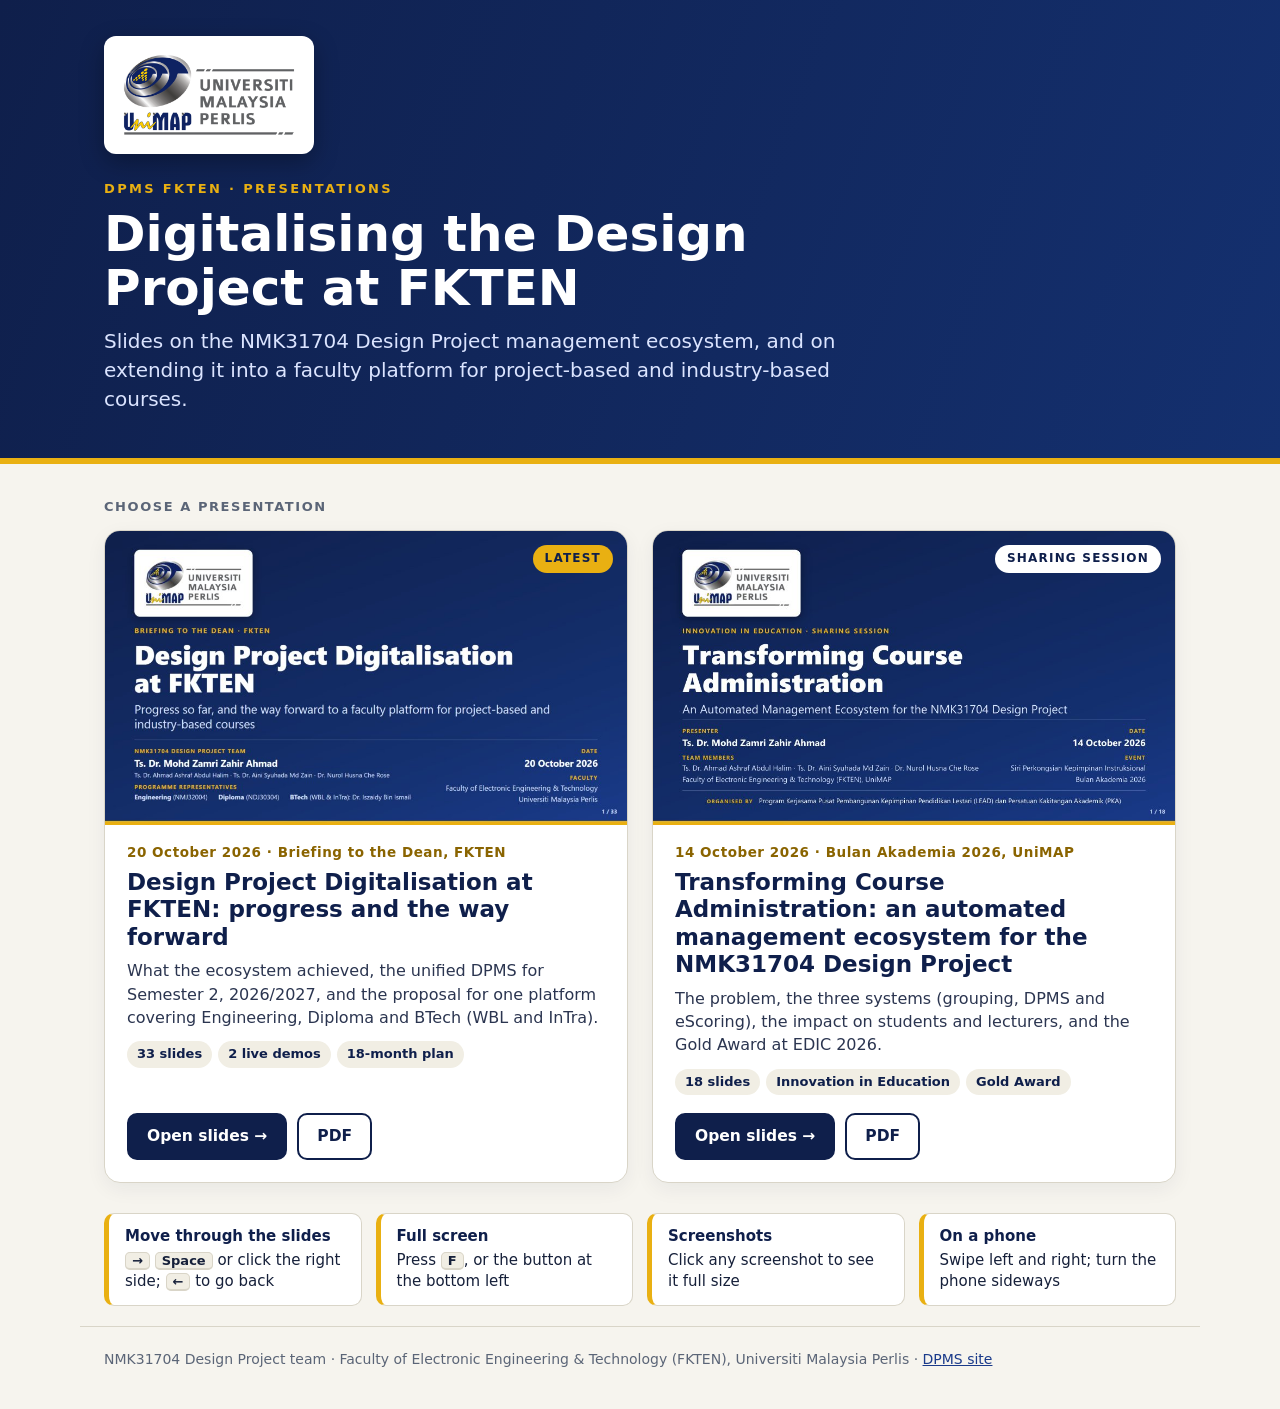
<file: index.html>
<!doctype html>
<html lang="en">
<head>
<meta charset="utf-8">
<meta name="viewport" content="width=device-width, initial-scale=1">
<title>DPMS FKTEN: Presentations</title>
<meta name="description" content="Presentations on the NMK31704 Design Project management ecosystem and the FKTEN digital platform, Universiti Malaysia Perlis.">
<style>
  :root {
    --navy: #0f1f4b; --navy-2: #1a3a8a; --ink: #16203a; --muted: #5b6577;
    --paper: #f6f4ee; --card: #ffffff; --line: #d9d5c8; --gold: #e9b012; --gold-ink: #8a6400;
  }
  * { box-sizing: border-box; margin: 0; padding: 0; }
  body { font-family: "Segoe UI", system-ui, -apple-system, "Helvetica Neue", Arial, sans-serif; background: var(--paper); color: var(--ink); line-height: 1.45; }
  a { color: inherit; }

  .hero { background: linear-gradient(110deg, var(--navy) 0%, #14306f 100%); color: #fff; border-bottom: 6px solid var(--gold); }
  .hero-in { max-width: 1120px; margin: 0 auto; padding: 36px 24px 44px; }
  .logo { background: #fff; border-radius: 12px; padding: 8px 14px; width: 210px; box-shadow: 0 8px 24px rgba(0, 0, 0, 0.3); }
  .logo img { display: block; width: 100%; }
  .kicker { margin-top: 26px; font-size: 13px; font-weight: 700; letter-spacing: 0.18em; text-transform: uppercase; color: var(--gold); }
  h1 { font-size: clamp(30px, 5vw, 50px); line-height: 1.08; font-weight: 800; margin-top: 8px; max-width: 820px; }
  .lead { font-size: clamp(16px, 2.1vw, 20px); color: #dbe4ff; margin-top: 12px; max-width: 760px; }

  main { max-width: 1120px; margin: 0 auto; padding: 34px 24px 20px; }
  .label { font-size: 13px; font-weight: 700; letter-spacing: 0.12em; text-transform: uppercase; color: var(--muted); margin-bottom: 14px; }
  .decks { display: grid; grid-template-columns: repeat(auto-fit, minmax(320px, 1fr)); gap: 24px; }
  .deck { background: var(--card); border: 1px solid var(--line); border-radius: 16px; overflow: hidden; display: flex; flex-direction: column; box-shadow: 0 6px 20px rgba(15, 31, 75, 0.06); transition: transform 0.2s ease, box-shadow 0.2s ease; }
  .deck:hover { transform: translateY(-4px); box-shadow: 0 16px 36px rgba(15, 31, 75, 0.16); }
  .thumb { position: relative; display: block; aspect-ratio: 16 / 9; background: var(--navy); overflow: hidden; }
  .thumb img { width: 100%; height: 100%; object-fit: cover; display: block; transition: transform 0.4s ease; }
  .deck:hover .thumb img { transform: scale(1.03); }
  .badge { position: absolute; right: 14px; top: 14px; background: var(--gold); color: var(--navy); font-weight: 800; font-size: 12px; letter-spacing: 0.1em; text-transform: uppercase; border-radius: 999px; padding: 5px 12px; }
  .badge.new { background: #fff; }
  .info { padding: 18px 22px 22px; display: flex; flex-direction: column; flex: 1; }
  .meta { font-size: 13.5px; font-weight: 700; color: var(--gold-ink); letter-spacing: 0.04em; }
  .deck h2 { font-size: 23px; line-height: 1.2; color: var(--navy); margin-top: 6px; }
  .deck p.desc { font-size: 16px; color: #2b3550; margin-top: 8px; }
  .facts { display: flex; flex-wrap: wrap; gap: 6px; margin-top: 12px; }
  .facts span { font-size: 13px; background: #f1eee4; color: var(--navy); border-radius: 999px; padding: 4px 10px; font-weight: 600; }
  .actions { display: flex; gap: 10px; margin-top: auto; padding-top: 18px; flex-wrap: wrap; }
  .btn { display: inline-flex; align-items: center; gap: 8px; text-decoration: none; font-weight: 700; font-size: 15.5px; border-radius: 10px; padding: 10px 18px; border: 2px solid var(--navy); }
  .btn.primary { background: var(--navy); color: #fff; }
  .btn.primary:hover { background: var(--navy-2); border-color: var(--navy-2); }
  .btn.ghost { color: var(--navy); background: transparent; }
  .btn.ghost:hover { background: #eef1fa; }
  .btn:focus-visible { outline: 3px solid var(--gold); outline-offset: 2px; }

  .tips { margin-top: 30px; display: grid; grid-template-columns: repeat(auto-fit, minmax(220px, 1fr)); gap: 14px; }
  .tip { background: var(--card); border: 1px solid var(--line); border-left: 5px solid var(--gold); border-radius: 10px; padding: 12px 16px; font-size: 15px; }
  .tip b { color: var(--navy); display: block; margin-bottom: 2px; }
  kbd { font-family: inherit; font-size: 13px; font-weight: 700; background: #f1eee4; border: 1px solid var(--line); border-bottom-width: 2px; border-radius: 5px; padding: 0 6px; }

  footer { max-width: 1120px; margin: 0 auto; padding: 22px 24px 40px; font-size: 14px; color: var(--muted); border-top: 1px solid var(--line); }
  footer a { color: var(--navy-2); }

  @media (prefers-reduced-motion: reduce) { .deck, .thumb img { transition: none; } .deck:hover { transform: none; } }
</style>
</head>
<body>

<header class="hero">
  <div class="hero-in">
    <div class="logo"><img src="assets/logo.png" alt="Universiti Malaysia Perlis"></div>
    <p class="kicker">DPMS FKTEN &middot; Presentations</p>
    <h1>Digitalising the Design Project at FKTEN</h1>
    <p class="lead">Slides on the NMK31704 Design Project management ecosystem, and on extending it into a faculty platform for project-based and industry-based courses.</p>
  </div>
</header>

<main>
  <p class="label">Choose a presentation</p>
  <div class="decks">

    <article class="deck">
      <a class="thumb" href="dean-briefing-oct2026/" aria-label="Open the briefing to the Dean">
        <img src="assets/thumb-dean.jpg" alt="Title slide: Design Project Digitalisation at FKTEN, briefing to the Dean">
        <span class="badge">Latest</span>
      </a>
      <div class="info">
        <p class="meta">20 October 2026 &middot; Briefing to the Dean, FKTEN</p>
        <h2>Design Project Digitalisation at FKTEN: progress and the way forward</h2>
        <p class="desc">What the ecosystem achieved, the unified DPMS for Semester 2, 2026/2027, and the proposal for one platform covering Engineering, Diploma and BTech (WBL and InTra).</p>
        <div class="facts"><span>33 slides</span><span>2 live demos</span><span>18-month plan</span></div>
        <div class="actions">
          <a class="btn primary" href="dean-briefing-oct2026/">Open slides &rarr;</a>
          <a class="btn ghost" href="dean-briefing-oct2026/dean-briefing-slides.pdf" target="_blank" rel="noopener">PDF</a>
        </div>
      </div>
    </article>

    <article class="deck">
      <a class="thumb" href="talk-oct2026/" aria-label="Open the sharing session slides">
        <img src="assets/thumb-talk.jpg" alt="Title slide: Transforming Course Administration, sharing session">
        <span class="badge new">Sharing session</span>
      </a>
      <div class="info">
        <p class="meta">14 October 2026 &middot; Bulan Akademia 2026, UniMAP</p>
        <h2>Transforming Course Administration: an automated management ecosystem for the NMK31704 Design Project</h2>
        <p class="desc">The problem, the three systems (grouping, DPMS and eScoring), the impact on students and lecturers, and the Gold Award at EDIC 2026.</p>
        <div class="facts"><span>18 slides</span><span>Innovation in Education</span><span>Gold Award</span></div>
        <div class="actions">
          <a class="btn primary" href="talk-oct2026/">Open slides &rarr;</a>
          <a class="btn ghost" href="talk-oct2026/dpms-fkten-slides.pdf" target="_blank" rel="noopener">PDF</a>
        </div>
      </div>
    </article>

  </div>

  <div class="tips">
    <div class="tip"><b>Move through the slides</b><kbd>&rarr;</kbd> <kbd>Space</kbd> or click the right side; <kbd>&larr;</kbd> to go back</div>
    <div class="tip"><b>Full screen</b>Press <kbd>F</kbd>, or the button at the bottom left</div>
    <div class="tip"><b>Screenshots</b>Click any screenshot to see it full size</div>
    <div class="tip"><b>On a phone</b>Swipe left and right; turn the phone sideways</div>
  </div>
</main>

<footer>
  NMK31704 Design Project team &middot; Faculty of Electronic Engineering &amp; Technology (FKTEN), Universiti Malaysia Perlis &middot;
  <a href="https://sites.google.com/unimap.edu.my/dpfkten/" target="_blank" rel="noopener">DPMS site</a>
</footer>

</body>
</html>
</file>
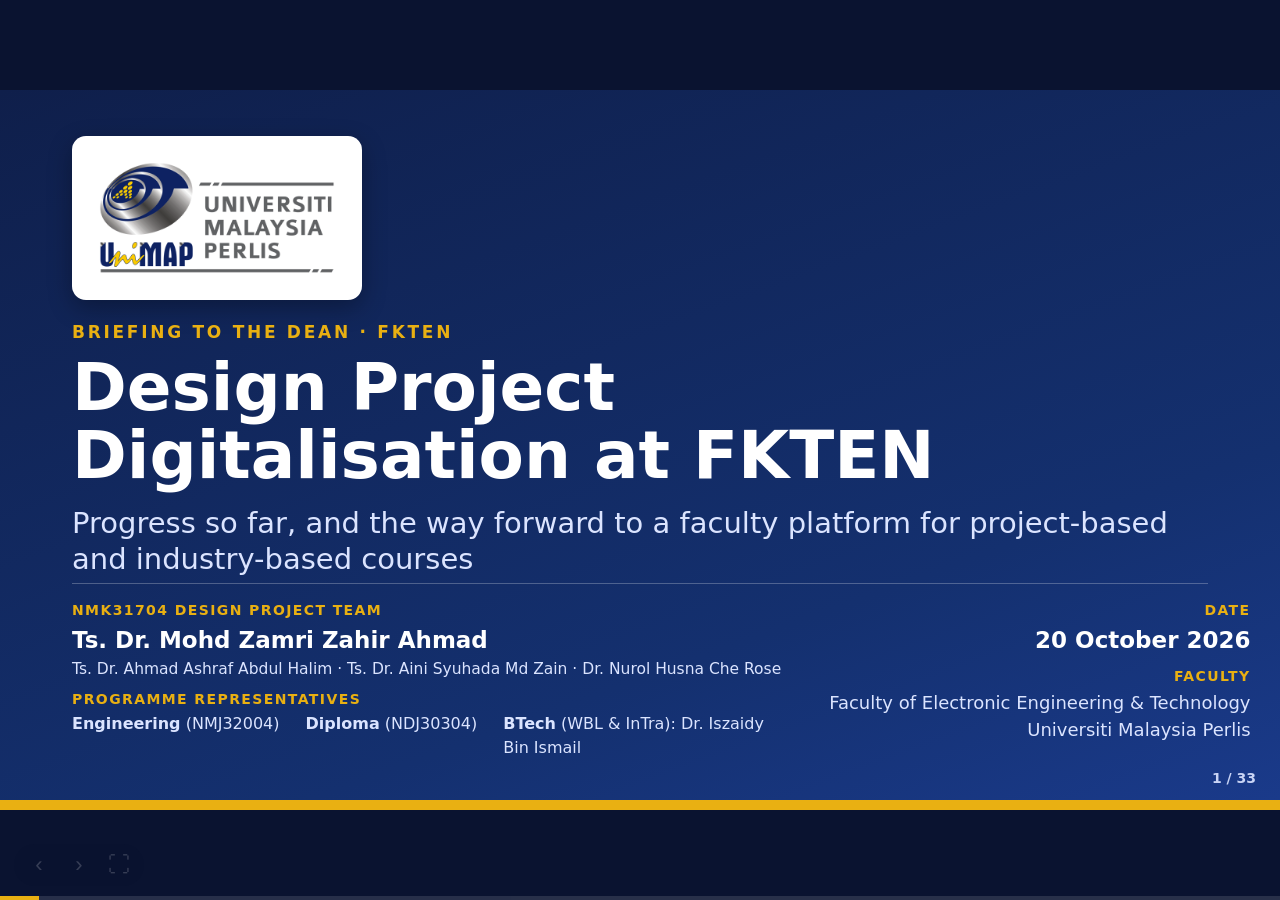
<file: dean-briefing-oct2026/index.html>
<!doctype html>
<html lang="en">
<head>
<meta charset="utf-8">
<meta name="viewport" content="width=device-width, initial-scale=1">
<title>Design Project Digitalisation at FKTEN: Progress and the Way Forward</title>
<meta name="description" content="Briefing to the Dean of FKTEN: what the NMK31704 Design Project ecosystem has achieved, the unified DPMS for Semester 2 2026/2027, and the proposal to extend it to Engineering, Diploma and BTech courses.">
<link rel="stylesheet" href="deck.css">
<link rel="stylesheet" href="extra.css">
</head>
<body>

<svg class="sprite" aria-hidden="true">
  <symbol id="i-users" viewBox="0 0 24 24"><path d="M16 21v-2a4 4 0 0 0-4-4H6a4 4 0 0 0-4 4v2"/><circle cx="9" cy="7" r="4"/><path d="M22 21v-2a4 4 0 0 0-3-3.87"/><path d="M16 3.13a4 4 0 0 1 0 7.75"/></symbol>
  <symbol id="i-usercheck" viewBox="0 0 24 24"><path d="M16 21v-2a4 4 0 0 0-4-4H6a4 4 0 0 0-4 4v2"/><circle cx="9" cy="7" r="4"/><path d="m16 11 2 2 4-4"/></symbol>
  <symbol id="i-clipboard" viewBox="0 0 24 24"><rect x="8" y="2" width="8" height="4" rx="1"/><path d="M16 4h2a2 2 0 0 1 2 2v14a2 2 0 0 1-2 2H6a2 2 0 0 1-2-2V6a2 2 0 0 1 2-2h2"/><path d="m9 14 2 2 4-4"/></symbol>
  <symbol id="i-cap" viewBox="0 0 24 24"><path d="M22 10 12 5 2 10l10 5 10-5z"/><path d="M6 12v5c3 2 9 2 12 0v-5"/><path d="M22 10v6"/></symbol>
  <symbol id="i-sliders" viewBox="0 0 24 24"><path d="M4 6h10M18 6h2M4 12h4M12 12h8M4 18h12"/><circle cx="16" cy="6" r="2"/><circle cx="10" cy="12" r="2"/><circle cx="18" cy="18" r="2"/></symbol>
  <symbol id="i-calendar" viewBox="0 0 24 24"><rect x="3" y="4" width="18" height="18" rx="2"/><path d="M16 2v4M8 2v4M3 10h18"/></symbol>
  <symbol id="i-award" viewBox="0 0 24 24"><circle cx="12" cy="8" r="6"/><path d="M8.2 13.2 7 22l5-3 5 3-1.2-8.8"/></symbol>
</svg>

<main id="stage">

<!-- Title -->
<section class="slide title-slide">
  <div class="logo-chip"><img src="img/logo.png" alt="Universiti Malaysia Perlis"></div>
  <p class="kicker gold">Briefing to the Dean &middot; FKTEN</p>
  <h1>Design Project Digitalisation at FKTEN</h1>
  <p class="subtitle">Progress so far, and the way forward to a faculty platform for project-based and industry-based courses</p>
  <div class="title-foot">
    <div>
      <p class="label">NMK31704 Design Project team</p>
      <p class="strong">Ts. Dr. Mohd Zamri Zahir Ahmad</p>
      <p class="team3">Ts. Dr. Ahmad Ashraf Abdul Halim &middot; Ts. Dr. Aini Syuhada Md Zain &middot; Dr. Nurol Husna Che Rose</p>
      <p class="label second">Programme representatives</p>
      <div class="reps">
        <p><b>Engineering</b> (NMJ32004)</p>
        <p><b>Diploma</b> (NDJ30304)</p>
        <p><b>BTech</b> (WBL &amp; InTra): Dr. Iszaidy Bin Ismail</p>
      </div>
    </div>
    <div class="right">
      <p class="label">Date</p>
      <p class="strong">20 October 2026</p>
      <p class="label second">Faculty</p>
      <p>Faculty of Electronic Engineering &amp; Technology</p>
      <p>Universiti Malaysia Perlis</p>
    </div>
  </div>
</section>

<!-- Agenda -->
<section class="slide">
  <header><p class="kicker">Today</p><h2>What we would like to share</h2></header>
  <div class="body">
    <ol class="agenda stagger">
      <li><div><b>Where we started</b><span>The course, its scale, and two semesters of manual administration</span></div></li>
      <li><div><b>What we achieved</b><span>Guidebook, three systems, results and user feedback, Gold Award</span></div><span class="tag">Live demo</span></li>
      <li><div><b>Next semester: one unified DPMS</b><span>Ready for Semester 2, 2026/2027 on the current platform</span></div><span class="tag">Live demo</span></li>
      <li><div><b>The way forward</b><span>One faculty platform for Engineering, Diploma and BTech, on the university's server</span></div></li>
      <li><div><b>Resources and decisions</b><span>Team, 18-month timeline, budget and what we ask today</span></div></li>
    </ol>
  </div>
</section>

<!-- Divider: Part 1 -->
<section class="slide divider">
  <p class="part">Part 1</p>
  <h1>Where we started</h1>
  <p class="subtitle">NMK31704 Design Project, Bachelor of Electronic Engineering Technology</p>
</section>

<!-- The course -->
<section class="slide">
  <header><p class="kicker">The course</p><h2>NMK31704 Design Project</h2></header>
  <div class="body">
    <div class="cols c-5-7">
      <ul class="facts stagger">
        <li><b>Group-based design project</b> offered every Semester 2</li>
        <li><b>100% continuous assessment</b>, no final examination</li>
        <li><b>4 to 5 students</b> in a group, mixed across programmes</li>
        <li><b>1 or 2 supervisors</b> for each group, plus <b>2 panels</b> for the final assessment</li>
        <li><b>14 weeks</b>, run by <b>4 course coordinators</b></li>
      </ul>
      <div class="stagger">
        <p class="label">Three Engineering Technology programmes, one course</p>
        <div class="prog"><span class="code">UR6523007</span><span>Bachelor of Electronic Engineering Technology (Electronic Systems) with Honours</span></div>
        <div class="prog"><span class="code">UR6523008</span><span>Bachelor of Electronic Engineering Technology (Electronic Telecommunication Design) with Honours</span></div>
        <div class="prog"><span class="code">UR6523009</span><span>Bachelor of Electronic Engineering Technology (Electronic Network Design) with Honours</span></div>
        <p class="note">Students, supervisors and panels all come from these three programmes, so every decision has to be balanced across them.</p>
      </div>
    </div>
  </div>
</section>
<!-- Scale -->
<section class="slide">
  <header><p class="kicker">The scale</p><h2>One semester, in numbers</h2></header>
  <div class="body">
    <div class="stats">
      <div class="stat"><span class="num" data-count="182">182</span><span class="what">students</span></div>
      <div class="stat"><span class="num" data-count="43">43</span><span class="what">project groups</span></div>
      <div class="stat"><span class="num" data-count="80" data-suffix="+">80+</span><span class="what">lecturers as supervisors and panels</span></div>
      <div class="stat"><span class="num" data-count="592">592</span><span class="what">weekly logbooks to verify and mark</span></div>
      <div class="stat"><span class="num" data-count="258">258</span><span class="what">evaluations to collect from supervisors and panels</span></div>
      <div class="stat"><span class="num" data-count="12">12</span><span class="what">rubrics feeding 7 course outcomes</span></div>
    </div>
    <p class="source">Semester 2, 2025/2026. Evaluations counted as six per group: report by the supervisor and two panels, presentation by two panels, supervisor observation.</p>
  </div>
</section>
<!-- Manual way -->
<section class="slide">
  <header><p class="kicker">The problem</p><h2>For two semesters, all of it was manual</h2></header>
  <div class="body">
    <div class="cols c-5-7 top">
      <figure class="shot plain"><img src="img/problem.jpg" alt="Cartoon of an overwhelmed course coordinator surrounded by paper rosters, evaluation sheets and overdue notes"></figure>
      <ul class="xlist stagger">
        <li><b>Grouping:</b> student records sorted by hand, then checked again for every rule</li>
        <li><b>Logbook:</b> written in MS Word, saved as PDF, signed by the supervisor, submitted in eLearning</li>
        <li><b>Peer review:</b> Google Form, then manual queries in Google Sheets to filter and sort each student's scores</li>
        <li><b>Assessment:</b> a Google Sheet made to look like a system. One sheet per group, so supervisor and panels could see each other's marks, and every panel change was edited by hand</li>
        <li><b>Final materials:</b> each group sent its report, poster and video to its panels by email and eLearning</li>
      </ul>
    </div>
    <div class="timeline">
      <div class="t manual"><span>Semester 2, 2023/2024</span><b>Manual</b></div>
      <div class="t manual"><span>Semester 2, 2024/2025</span><b>Manual</b></div>
      <div class="t auto"><span>Semester 2, 2025/2026</span><b>Automated ecosystem</b></div>
    </div>
  </div>
</section>

<!-- Divider: Part 2 -->
<section class="slide divider">
  <p class="part">Part 2</p>
  <h1>What we achieved</h1>
  <div class="aims">
    <div><b>Guide</b><span>one clear handbook for students, supervisors and panels</span></div>
    <div><b>Automate</b><span>grouping, supervisor and panel allocation</span></div>
    <div><b>Centralise</b><span>logbooks, submissions and assessment online</span></div>
  </div>
</section>

<!-- Guidebook -->
<section class="slide">
  <header><p class="kicker">Achievement 1 &middot; Guide</p><h2>A course handbook rewritten around the systems</h2></header>
  <div class="body">
    <div class="guide">
      <figure class="shot cover"><img src="img/guide-p1.png" alt="Cover of the NMK31704 Design Project Academic Guideline Handbook, Semester 2 Session 2025/2026"></figure>
      <div>
        <ul class="ticks stagger">
          <li><b>Semester at a glance:</b> every step, who acts, and which system is used</li>
          <li><b>Who evaluates what:</b> each component, its marks and its evaluator in one table</li>
          <li><b>Quick answers:</b> the questions students ask most, each pointing to the rule</li>
          <li><b>Step-by-step appendices</b> for the e-logbook, the Gantt chart and every rubric</li>
        </ul>
        <div class="pages">
          <figure class="shot"><img src="img/guide-p3.png" alt="Handbook page: Semester at a Glance, with the eight steps and the system used at each step"><figcaption>Semester at a glance</figcaption></figure>
          <figure class="shot"><img src="img/guide-p9.png" alt="Handbook page: who evaluates what, with marks and systems"><figcaption>Who evaluates what</figcaption></figure>
          <figure class="shot"><img src="img/guide-p27.png" alt="Handbook page: Frequently Asked Questions"><figcaption>Quick answers</figcaption></figure>
        </div>
      </div>
    </div>
  </div>
</section>

<!-- At a glance -->
<section class="slide" id="glance">
  <header><p class="kicker">The innovation</p><h2>One ecosystem, three systems, at a glance</h2></header>
  <div class="body">
    <div class="viewer">
      <div class="tabs">
        <button type="button" class="tab" data-pane="0"><span class="n">1 &middot; Set up</span><b>Automated Management System</b><span>Desktop application</span></button>
        <button type="button" class="tab" data-pane="1"><span class="n">2 &middot; Run</span><b>Design Project Management System (DPMS)</b><span>Web application</span></button>
        <button type="button" class="tab" data-pane="2"><span class="n">3 &middot; Assess</span><b>eScoring System</b><span>Web application</span></button>
      </div>
      <div class="panes shot">
        <img class="pane" src="img/glance-1.jpg" alt="Infographic of the NMK31704 Automated Management System: student grouping, supervisor allocation, panel allocation and scheduling">
        <img class="pane" src="img/glance-2.jpg" alt="Infographic of the Design Project Management System: e-logbook tracking, Gantt chart, peer review and final submission hub">
        <img class="pane" src="img/glance-3.jpg" alt="Infographic of the eScoring System: role-based rubrics, live venue monitoring, discrepancy checker and CO/PO mapping">
      </div>
    </div>
  </div>
</section>
<!-- System 1 -->
<section class="slide" id="s1">
  <header><p class="kicker">System 1 &middot; Set up</p><h2>Balanced groups and fair allocation in minutes</h2></header>
  <div class="body">
    <div class="cols c-7-5">
      <div class="stack-ls">
        <figure class="shot"><img src="img/s1-grouping.jpg" alt="Student grouping screen: each group lists programme, CGPA, gender and race with a Balanced check; names are blurred"><figcaption>Step 1: load the student list, generate groups, every row checked. Click to enlarge.</figcaption></figure>
        <figure class="shot"><img src="img/s1-supervisors.jpg" alt="Supervisor allocation screen: main supervisor and co-supervisor from different programmes for each group"><figcaption>Step 2: supervisor pairs from different programmes</figcaption></figure>
      </div>
      <div>
        <p class="label">Rules the system enforces</p>
        <ul class="ticks stagger">
          <li>Every group mixes the three programmes</li>
          <li>CGPA, gender and race balanced across groups</li>
          <li>Supervisor and co-supervisor from different programmes</li>
          <li>Management staff assigned as co-supervisor</li>
          <li>No panel evaluates a group they supervise</li>
        </ul>
        <div class="how">
          <p class="label">How it works</p>
          <p>Students are ordered by CGPA and dealt into groups in a zig-zag. The system then swaps students between groups until the gaps are small, and reports how the allocation was made.</p>
        </div>
      </div>
    </div>
  </div>
</section>
<!-- System 2 -->
<section class="slide" id="s2">
  <header><p class="kicker">System 2 &middot; Run</p><h2>DPMS: one place for the whole 14 weeks</h2></header>
  <div class="body">
    <div class="cols c-7-5">
      <figure class="shot tall"><img src="img/s2-group.jpg" alt="DPMS student page: group, project title, members (blurred) and a card for each of the 14 weekly submissions showing Verified, No submission or Locked"><figcaption>A student's page: the group, and the status of each week's logbook. Click to enlarge.</figcaption></figure>
      <div>
        <ul class="ticks stagger">
          <li><b>Weekly logbook</b> filled in on the web, with photos as evidence</li>
          <li><b>Gantt chart</b> planned once, then ticked through the logbook each week</li>
          <li><b>Supervisor verification</b> on screen, with email notification</li>
          <li><b>Peer review</b> confidential, with marks calculated by the system</li>
          <li><b>Final submission</b> of report, poster, brochure and video link</li>
          <li><b>Coordinators mark logbooks</b> inside the same system</li>
        </ul>
        <figure class="shot small"><img src="img/s2-logbook.jpg" alt="DPMS weekly logbook entry form"><figcaption>The weekly logbook form</figcaption></figure>
      </div>
    </div>
  </div>
</section>
<!-- System 3 -->
<section class="slide" id="s3">
  <header><p class="kicker">System 3 &middot; Assess</p><h2>eScoring: mark on the spot, track it live</h2></header>
  <div class="body">
    <div class="viewer">
      <div class="tabs six">
        <button type="button" class="tab" data-pane="0"><span class="n">Evaluator</span><b>My assigned groups</b><span>Role, venue, session, countdown</span></button>
        <button type="button" class="tab" data-pane="1"><span class="n">Evaluator</span><b>Check-in at the venue</b><span>Unlocks presentation marking</span></button>
        <button type="button" class="tab" data-pane="2"><span class="n">Evaluator</span><b>Marking with the rubric</b><span>Guide and live mark per criterion</span></button>
        <button type="button" class="tab" data-pane="3"><span class="n">Evaluator</span><b>Completed</b><span>Status and live marks summary</span></button>
        <button type="button" class="tab" data-pane="4"><span class="n">Coordinator</span><b>Evaluation status</b><span>Supervisor and both panels, per group</span></button>
        <button type="button" class="tab" data-pane="5"><span class="n">Coordinator</span><b>Live check-in monitor</b><span>Who has arrived, by venue</span></button>
      </div>
      <div class="panes shot">
        <img class="pane" src="img/s3-groups.jpg" alt="eScoring evaluator dashboard: assigned groups with role, venue, session time, countdown and check-in status">
        <img class="pane" src="img/s3-checkin.jpg" alt="Check-in required at the venue before presentation marking unlocks, with the group's submitted materials listed below">
        <video class="pane" src="img/s3-marking.mp4" poster="img/s3-poster.jpg" muted loop playsinline aria-label="Screen recording: a panel reads the marking guide and scores each rubric criterion with a slider"></video>
        <img class="pane" src="img/s3-completed.jpg" alt="Group page after marking: Evaluate Report completed, Evaluate Presentation completed, and the live marks summary">
        <img class="pane" src="img/s3-status.jpg" alt="Coordinator evaluation status: for each group, the report and presentation status of the main supervisor, panel 1 and panel 2, with an incomplete-only filter, CSV download and reminders; student names are blurred">
        <img class="pane" src="img/s3-monitor.jpg" alt="Coordinator live check-in monitor: panels listed by venue with a checked-in status">
      </div>
    </div>
  </div>
</section>
<!-- Before / after -->
<section class="slide">
  <header><p class="kicker">The impact</p><h2>Before and after</h2></header>
  <div class="body">
    <table class="ba fadein">
      <thead><tr><th>Task</th><th data-spot="1">Manual, two semesters</th><th data-spot="2">With the ecosystem</th></tr></thead>
      <tbody>
        <tr><td>Form 43 balanced groups, assign supervisors and panels</td><td data-spot="1">Sorted by hand in a spreadsheet <span class="est">about 2 to 3 working days</span></td><td data-spot="2">Generated and checked by rules <span class="est good">minutes</span></td></tr>
        <tr><td>Collect, verify and mark 592 logbooks</td><td data-spot="1">Word, PDF, signature, eLearning, download one by one <span class="est">about 30 hours of handling</span></td><td data-spot="2">Submitted, verified and marked on one page <span class="est good">no file handling</span></td></tr>
        <tr><td>Peer review marks</td><td data-spot="1">Google Form, then filter and sort about 600 responses student by student</td><td data-spot="2">Rated in the system, marks calculated <span class="est good">instant</span></td></tr>
        <tr><td>Final materials to the panels</td><td data-spot="1">About 170 files sent by email and eLearning</td><td data-spot="2">Panels open them from the group page</td></tr>
        <tr><td>Marks, grades, CO/PO and audit evidence</td><td data-spot="1">One shared sheet per group, queries rebuilt by hand <span class="est">about 1 to 2 working days</span></td><td data-spot="2">Private to each evaluator, calculated on submission <span class="est good">instant</span></td></tr>
        <tr><td>Who has not submitted or marked</td><td data-spot="1">Ask, wait, ask again</td><td data-spot="2">Live status for every group and evaluator</td></tr>
      </tbody>
    </table>
    <p class="source">Counts are from Semester 2, 2025/2026. Time figures and the number of peer review responses are estimates by the coordinators, not measured values.</p>
  </div>
</section>
<!-- Survey -->
<section class="slide">
  <header><p class="kicker">The impact</p><h2>What 41 users told us</h2></header>
  <div class="body">
    <div class="survey">
      <div class="panel">
        <p class="label">Ease of use for their tasks</p>
        <p class="big"><span data-count="8.5" data-decimals="1">8.5</span><small> / 10</small></p>
        <div class="meter" style="--w:85%"><i></i></div>
        <p class="sub">33 of 41 gave 8 or higher</p>
      </div>
      <div class="panel">
        <p class="label">Streamlines management and assessment</p>
        <p class="big"><span data-count="8.6" data-decimals="1">8.6</span><small> / 10</small></p>
        <div class="meter" style="--w:86%"><i></i></div>
        <p class="sub">35 of 41 gave 8 or higher</p>
      </div>
      <div class="panel ringp">
        <div class="ring" style="--p:73.2"><span><span data-count="73" data-suffix="%">73%</span></span></div>
        <div>
          <p class="label">No issues while using it</p>
          <p class="sub">30 of 41. The other 11 reported an issue, mostly signing in and phone use.</p>
        </div>
      </div>
    </div>
    <div class="cols c-5-7 voices">
      <div>
        <p class="label">Most useful feature</p>
        <p class="feat"><b>Online logbook</b> named by 18 of 31 who answered, then the <b>Gantt chart</b> and <b>supervisor verification</b>.</p>
        <p class="label asked">What they asked for next</p>
        <p class="feat">Better phone support, more reliable sign-in, autosave for logbook drafts.</p>
      </div>
      <div class="quotes">
        <blockquote>&ldquo;Overall the system makes students work much easier.&rdquo;</blockquote>
        <blockquote>&ldquo;Easy for students to update progress and supervisors can monitor project progress.&rdquo;</blockquote>
        <blockquote>&ldquo;Good implementation to be used in future.&rdquo;</blockquote>
      </div>
    </div>
    <p class="source">Source: DPMS User Experience Survey on forms.app, 41 responses (34 students, 6 lecturers, 1 not stated), 29 May to 23 June 2026. <a href="https://share.forms.app/mohdzamrizahirahmad/design-project-management-system-dpms-dpms-user-experience-survey" target="_blank" rel="noopener">share.forms.app/mohdzamrizahirahmad/design-project-management-system-dpms-dpms-user-experience-survey</a></p>
  </div>
</section>
<!-- Recognition -->
<section class="slide">
  <header><p class="kicker">Recognition</p><h2>Gold Award, EDIC 2026</h2></header>
  <div class="body">
    <div class="cert">
      <figure class="shot"><img src="img/certificate.jpg" alt="Certificate of Achievement, IQ-SITE 2026: Gold Award for Transforming Course Administration: An Automated Management Ecosystem for the NMK31704 Design Project"></figure>
      <div class="stagger">
        <p class="medal">Gold Award</p>
        <p class="cert-line"><b>Education Innovation Challenge (EDIC) 2026</b></p>
        <p class="cert-line">International Conference on Quality, Sustainability &amp; Innovation in Science and Technology Education (IQ-SITE 2026)</p>
        <p class="cert-line"><span class="label">Category</span>Transformative Teaching</p>
        <p class="cert-line"><span class="label">Date</span>1 September 2026</p>
        <p class="cert-line"><span class="label">Team</span>Mohd Zamri Zahir Ahmad, Ahmad Ashraf Abdul Halim, Nurol Husna Che Rose, Aini Syuhada Md Zain</p>
      </div>
    </div>
  </div>
</section>

<!-- Live demo 1 -->
<section class="slide title-slide demo-slide">
  <p class="demo-pill"><i></i>Live demo</p>
  <h1>The system as used in Semester 2, 2025/2026</h1>
  <ol class="demo-steps">
    <li><b>Grouping tool:</b> generate balanced groups and supervisor pairs</li>
    <li><b>DPMS, student:</b> group page and weekly logbook</li>
    <li><b>DPMS, supervisor:</b> verify a logbook</li>
    <li><b>eScoring, panel:</b> mark with the rubric</li>
    <li><b>Coordinator:</b> live evaluation status and marks export</li>
  </ol>
  <p class="demo-note">Backup if the network fails: the 6-minute video at youtu.be/Z26XAPRhVqI</p>
</section>

<!-- Divider: Part 3 -->
<section class="slide divider">
  <p class="part">Part 3</p>
  <h1>Next semester</h1>
  <p class="subtitle">Three systems become one unified DPMS for Semester 2, 2026/2027</p>
</section>

<!-- Unified DPMS -->
<section class="slide">
  <header><p class="kicker">Semester 2, 2026/2027</p><h2>One unified DPMS, ready on the current platform</h2></header>
  <div class="body">
    <div class="new-grid">
      <div>
        <ul class="ticks stagger">
          <li><b>One system, one sign-in:</b> DPMS and eScoring merged; grouping results imported directly</li>
          <li><b>New: title proposal and vetting,</b> blind review, accepted title goes straight to the group</li>
          <li><b>Every role on one home page:</b> supervisor, vetter, panel and coordinator together</li>
          <li><b>Works on a phone,</b> the most requested improvement in the survey</li>
          <li><b>Demo copy and test group</b> for training without touching real data</li>
        </ul>
      </div>
      <div>
        <figure class="shot"><img src="img/new-lec-home.png" alt="Unified DPMS lecturer home page: one group to supervise, one proposal to vet and one group to assess, with the 15-week course journey"><figcaption>A lecturer's home page: every role in one place (sample data)</figcaption></figure>
        <div class="kpis">
          <div class="kpi"><b>1,098</b><span>automated checks pass on every release</span></div>
          <div class="kpi"><b>60</b><span>database tables already designed for MySQL</span></div>
        </div>
      </div>
      <figure class="phone"><img src="img/new-stu-phone.png" alt="Unified DPMS student home page on a phone"></figure>
    </div>
  </div>
</section>

<!-- Unified DPMS screens -->
<section class="slide">
  <header><p class="kicker">Semester 2, 2026/2027</p><h2>A look inside the unified DPMS</h2></header>
  <div class="body">
    <div class="viewer">
      <div class="tabs">
        <button type="button" class="tab" data-pane="0"><span class="n">Student</span><b>Home and course journey</b><span>Group, title, week by week</span></button>
        <button type="button" class="tab" data-pane="1"><span class="n">Student</span><b>My logbook</b><span>14 weekly cards with status</span></button>
        <button type="button" class="tab" data-pane="2"><span class="n">Vetter</span><b>Blind title vetting</b><span>Sees the proposal, never the names</span></button>
        <button type="button" class="tab" data-pane="3"><span class="n">Coordinator</span><b>Semester set-up</b><span>Checklist, calendar, grouping import, assessment scheme</span></button>
        <p class="hint">All screens use made-up sample people.</p>
      </div>
      <div class="panes shot">
        <img class="pane" src="img/new-stu-home.png" alt="Student home page: welcome banner with group and approved title, and the 15-week course journey">
        <img class="pane" src="img/new-stu-logbook.png" alt="Student logbook page: a card for each week showing open, locked and this week">
        <img class="pane" src="img/new-lec-vetting.png" alt="Vetting page: proposals assigned to the lecturer, with a note that vetting is blind">
        <img class="pane" src="img/new-coord-open.png" alt="Coordinator set-up: setup checklist, calendar and dates, staff and coordinators, students, import grouping file, assessment scheme and rubrics">
      </div>
    </div>
  </div>
</section>

<!-- Live demo 2 -->
<section class="slide title-slide demo-slide">
  <p class="demo-pill"><i></i>Live demo</p>
  <h1>The unified DPMS for Semester 2, 2026/2027</h1>
  <ol class="demo-steps">
    <li><b>Student:</b> home page, title proposal, weekly logbook</li>
    <li><b>Lecturer:</b> all roles on one home page; verify a logbook</li>
    <li><b>Vetter:</b> blind review of a title proposal</li>
    <li><b>Panel:</b> mark the report and presentation</li>
    <li><b>Coordinator:</b> semester set-up, monitoring and results</li>
    <li><b>Phone:</b> the same pages on a mobile screen</li>
  </ol>
  <p class="demo-note">Shown with the built-in demo copy and sample data, so no real student record is used.</p>
</section>

<!-- Limits -->
<section class="slide">
  <header><p class="kicker">Why the next step is needed</p><h2>What the current platform cannot do</h2></header>
  <div class="body">
    <div class="limits stagger">
      <div class="limit"><h3>Only UniMAP Google accounts</h3><p>UniMAP restricts Apps Script sharing, so industry panels, industry mentors and external examiners cannot sign in.</p></div>
      <div class="limit"><h3>A spreadsheet as the database</h3><p>Each read or write to Google Sheets takes seconds. Pages slow down when many panels mark at once on presentation day.</p></div>
      <div class="limit"><h3>Built for one course</h3><p>Rules, marks and rubrics follow NMK31704. Other courses assess differently and cannot use it as it is.</p></div>
      <div class="limit"><h3>Not on university servers</h3><p>Student records sit in Google Drive files instead of the university's own infrastructure managed by DMDC.</p></div>
      <div class="limit"><h3>Other courses still manual</h3><p>Engineering design project, Diploma FYP and BTech WBL still run on Word files, Google Forms and email.</p></div>
      <div class="limit"><h3>Survey feedback</h3><p>11 of 41 users reported an issue, mostly signing in and phone use. A proper web platform removes the sign-in limits.</p></div>
    </div>
  </div>
</section>

<!-- Divider: Part 4 -->
<section class="slide divider">
  <p class="part">Part 4</p>
  <h1>The way forward</h1>
  <p class="subtitle">One FKTEN platform for project-based and industry-based learning</p>
</section>

<!-- Scope -->
<section class="slide">
  <header><p class="kicker">The proposal</p><h2>Four programme groups, about 550 students a semester</h2></header>
  <div class="body">
    <table class="tbl fadein">
      <thead><tr><th>Category</th><th>Programme</th><th>Course</th><th class="num">Students / semester</th></tr></thead>
      <tbody>
        <tr><td><b>Project-based</b></td><td>Bachelor of Electronic Engineering Technology (UR6523007, 008, 009)</td><td>NMK31704 Design Project</td><td class="num">200</td></tr>
        <tr><td><b>Project-based</b></td><td>Bachelor of Microelectronic, Biomedical Electronic and Electronic Engineering (UR6523001, 004, 005)</td><td>NMJ32004 Integrated Design Project</td><td class="num">200</td></tr>
        <tr><td><b>Project-based</b></td><td>Diploma in Electronic Engineering (UR4523003)</td><td>NDJ30304 Final Year Project</td><td class="num">100</td></tr>
        <tr><td><b>Industry-based</b></td><td>Bachelor of Technology in Industrial Electronic Automation (UR6523011)</td><td>NMT31304, NMT32205, NMT32310 (WBL) and Industrial Training (InTra)</td><td class="num">50</td></tr>
        <tr class="total"><td colspan="3">Total</td><td class="num">550</td></tr>
      </tbody>
    </table>
    <p class="pull fadein">Title: Development of an Integrated FKTEN Digital Platform for the Management and Assessment of Project-Based and Industry-Based Learning.</p>
  </div>
</section>

<!-- Architecture -->
<section class="slide">
  <header><p class="kicker">The proposal</p><h2>One server, two systems, four sites</h2></header>
  <div class="body">
    <div class="arch fadein">
      <div class="users">
        <div class="user">Students</div><div class="user">Supervisors / lecturers</div><div class="user">Staff panels</div><div class="user">Industry panels &amp; mentors</div><div class="user">Coordinators / admin</div>
      </div>
      <p class="login">UniMAP sign-in for staff and students &middot; email invitation or one-time code for industry</p>
      <div class="server">
        <p>DMDC server &middot; AlmaLinux &middot; Apache &middot; PHP 8.3 &middot; MySQL/MariaDB &middot; SSL</p>
        <div class="sys">
          <div class="box">
            <h3>System A: project-based courses</h3>
            <div class="core">One shared code base, configured per course</div>
            <div class="sites">
              <div class="site"><b>Engineering Technology</b><span>NMK31704 &middot; /engtech</span><i>own database</i></div>
              <div class="site"><b>Engineering</b><span>NMJ32004 &middot; /eng</span><i>own database</i></div>
              <div class="site"><b>Diploma</b><span>NDJ30304 &middot; /diplomaelectronic</span><i>own database</i></div>
            </div>
          </div>
          <div class="box b">
            <h3>System B: WBL and InTra</h3>
            <div class="core">Its own code base</div>
            <div class="sites">
              <div class="site"><b>BTech</b><span>UR6523011 &middot; /btech</span><i>own database</i></div>
            </div>
          </div>
        </div>
      </div>
      <p class="small-note">Proposed address: designprojectfkten.unimap.edu.my, subject to DMDC approval. Each site keeps its data separate; improvements to System A reach all three sites at once.</p>
    </div>
  </div>
</section>

<!-- Modules -->
<section class="slide">
  <header><p class="kicker">The proposal</p><h2>What each system will do</h2></header>
  <div class="body">
    <div class="mods stagger">
      <div class="col">
        <h3>System A: project-based courses</h3>
        <ol>
          <li><div>Grouping and allocation<span>balanced groups, supervisor and panel rules</span></div><em class="tag-moved">Proven</em></li>
          <li><div>Title proposal and vetting<span>blind review, decision flows to the group</span></div><em class="tag-built">Built</em></li>
          <li><div>Gantt chart and weekly logbook<span>supervisor verification, coordinator marking</span></div><em class="tag-moved">Proven</em></li>
          <li><div>Peer review and final submission</div><em class="tag-moved">Proven</em></li>
          <li><div>Supervisor and panel assessment<span>online rubrics, industry panel access</span></div><em class="tag-moved">Proven</em></li>
          <li><div>Results, iGrading and CO-PO attainment</div><em class="tag-moved">Proven</em></li>
          <li><div>Course set-up per programme<span>components, weights, rubrics, CO-PO, panel style</span></div><em class="tag-new">New</em></li>
        </ol>
      </div>
      <div class="col b">
        <h3>System B: WBL and InTra (BTech)</h3>
        <ol>
          <li><div>Placement and eligibility<span>companies, industry mentors, CGPA check</span></div><em class="tag-new">New</em></li>
          <li><div>Student compliance documents<span>undertaking, health declaration, insurance</span></div><em class="tag-new">New</em></li>
          <li><div>Daily or weekly logbook<span>verified by the industry mentor by link or code</span></div><em class="tag-new">New</em></li>
          <li><div>Monitoring visits by lecturers</div><em class="tag-new">New</em></li>
          <li><div>Report submission</div><em class="tag-new">New</em></li>
          <li><div>Industry and university assessment<span>cognitive, psychomotor and affective domains</span></div><em class="tag-new">New</em></li>
          <li><div>Results, iGrading and CO-PO attainment</div><em class="tag-new">New</em></li>
        </ol>
      </div>
    </div>
  </div>
</section>

<!-- BTech today -->
<section class="slide">
  <header><p class="kicker">System B &middot; BTech</p><h2>WBL and industrial training today</h2></header>
  <div class="body">
    <p class="label">How an assessment form travels now</p>
    <div class="flow stagger">
      <div class="step"><b>Course coordinator</b>prepares a Google Form for each assessment</div>
      <div class="arrow">&rarr;</div>
      <div class="step"><b>Email</b>sends the form link to the WBL coordinator</div>
      <div class="arrow">&rarr;</div>
      <div class="step"><b>WBL coordinator</b>compiles the forms and sends them to each company</div>
      <div class="arrow">&rarr;</div>
      <div class="step"><b>Industry</b>fills in the forms; marks are compiled again by hand</div>
    </div>
    <div class="cols c-7-5" style="margin-top:22px; flex:none">
      <div>
        <p class="label">Who assesses (WBL and InTra)</p>
        <div class="split"><div style="width:60%;background:var(--gold-ink)">Industry 60%</div><div style="width:40%;background:var(--navy-2)">University 40%</div></div>
        <p class="note">Most of the marks come from people who cannot sign in to a UniMAP-only system.</p>
      </div>
      <div>
        <p class="label">Also handled separately today</p>
        <ul class="xlist">
          <li>Undertaking, health declaration and insurance documents</li>
          <li>Logbooks and their verification by industry</li>
          <li>Mark compilation, 1 to 2 weeks</li>
        </ul>
      </div>
    </div>
    <p class="source">Presented by Dr. Iszaidy Bin Ismail, BTech representative and developer of System B.</p>
  </div>
</section>

<!-- Migration -->
<section class="slide">
  <header><p class="kicker">How it will be built</p><h2>From Apps Script to PHP and MySQL on the DMDC server</h2></header>
  <div class="body">
    <div class="mig">
      <div class="side">
        <h3>Now: Google Apps Script</h3>
        <ul>
          <li>Unified DPMS runs NMK31704 in Semester 2, 2026/2027</li>
          <li>Google Sheets as the database</li>
          <li>UniMAP Google accounts only</li>
          <li>No cost, but limited speed and access</li>
        </ul>
      </div>
      <div class="go">&rarr;</div>
      <div class="side to">
        <h3>If approved: PHP + MySQL at DMDC</h3>
        <ul>
          <li>The same workflows and screens, rewritten as PHP</li>
          <li>The 60-table design moved into MySQL</li>
          <li>The 1,098 checks reused to prove nothing changed</li>
          <li>Sign-in for industry; extended to three more programmes</li>
        </ul>
      </div>
    </div>
    <div class="how" style="margin-top:18px">
      <p class="label">Why an AI coding subscription is needed</p>
      <p>The conversion and the new modules are done in-house by two lecturers with <b>Claude Code</b>, an AI coding assistant. It rewrites the Apps Script code as PHP, builds System B and runs the tests, while the developers design, review and decide. A monthly subscription gives a fixed, predictable cost; pay-per-use API billing cannot be budgeted. Development uses sample data only.</p>
    </div>
  </div>
</section>

<!-- Timeline -->
<section class="slide">
  <header><p class="kicker">Timeline</p><h2>18 months: November 2026 to April 2028</h2></header>
  <div class="body" style="padding-top:16px">
<div class="gantt fadein">
<div class="lab"></div><div class="months"><span>Nov<br>26</span><span>Dec<br>26</span><span>Jan<br>27</span><span>Feb<br>27</span><span>Mar<br>27</span><span>Apr<br>27</span><span>May<br>27</span><span>Jun<br>27</span><span>Jul<br>27</span><span>Aug<br>27</span><span>Sep<br>27</span><span>Oct<br>27</span><span>Nov<br>27</span><span>Dec<br>27</span><span>Jan<br>28</span><span>Feb<br>28</span><span>Mar<br>28</span><span>Apr<br>28</span></div>
<div class="lab h">Milestones</div><div class="lane"><i class="ms" style="--x:1"></i><span class="mslab" style="--x:1">M1</span><i class="ms" style="--x:4.25"></i><span class="mslab" style="--x:4.25">M2</span><i class="ms" style="--x:8"></i><span class="mslab" style="--x:8">M3</span><i class="ms" style="--x:11.5"></i><span class="mslab" style="--x:11.5">M4</span><i class="ms" style="--x:13"></i><span class="mslab" style="--x:13">M5</span><i class="ms" style="--x:16"></i><span class="mslab left" style="--x:16">M6</span><i class="ms" style="--x:16.25"></i><span class="mslab" style="--x:16.25">M7</span><i class="ms" style="--x:18"></i><span class="mslab" style="--x:18">M8</span></div>
<div class="lab h">System A: project-based courses</div><div class="lane h"></div>
<div class="lab">NMK31704 runs on unified DPMS (Apps Script)</div><div class="lane"><i class="bar gas" style="--s:4.25;--e:9"></i></div>
<div class="lab">DMDC server request and set-up</div><div class="lane"><i class="bar " style="--s:0;--e:3"></i></div>
<div class="lab">Convert unified DPMS to PHP + MySQL</div><div class="lane"><i class="bar " style="--s:0.5;--e:8"></i></div>
<div class="lab">NMJ32004 Engineering: set-up and testing</div><div class="lane"><i class="bar " style="--s:7;--e:11"></i></div>
<div class="lab">NDJ30304 Diploma: set-up and testing</div><div class="lane"><i class="bar " style="--s:9;--e:13"></i></div>
<div class="lab">Online grouping and refinements</div><div class="lane"><i class="bar " style="--s:11;--e:14"></i></div>
<div class="lab">Final testing, data move and training</div><div class="lane"><i class="bar " style="--s:14;--e:16"></i></div>
<div class="lab">Live on DMDC: NMK31704, NMJ32004, NDJ30304</div><div class="lane"><i class="bar live" style="--s:16.25;--e:18"></i></div>
<div class="lab h">System B: WBL and InTra (BTech)</div><div class="lane h"></div>
<div class="lab">Requirements: forms, rubrics and flow</div><div class="lane"><i class="bar b" style="--s:0;--e:4"></i></div>
<div class="lab">System and database design</div><div class="lane"><i class="bar b" style="--s:3;--e:5"></i></div>
<div class="lab">Stage 1 build: WBL assessment</div><div class="lane"><i class="bar b" style="--s:4.5;--e:10"></i></div>
<div class="lab">Stage 1 testing</div><div class="lane"><i class="bar b" style="--s:10;--e:11.5"></i></div>
<div class="lab">Stage 2 build: InTra and placement</div><div class="lane"><i class="bar b" style="--s:10;--e:14.5"></i></div>
<div class="lab">Stage 2 testing and training</div><div class="lane"><i class="bar b" style="--s:14.5;--e:16"></i></div>
<div class="lab">Live on DMDC: BTech</div><div class="lane"><i class="bar live" style="--s:16.25;--e:18"></i></div>
<div class="lab h">Shared</div><div class="lane h"></div>
<div class="lab">Industrial training students (2, 6 months)</div><div class="lane"><i class="bar i" style="--s:4;--e:10"></i></div>
<div class="lab">Final report and handover</div><div class="lane"><i class="bar " style="--s:17;--e:18"></i></div>
</div>
<div class="legend"><span><i style="background:repeating-linear-gradient(45deg,#7c8aa8 0 6px,#95a2bd 6px 12px)"></i>Current platform (Apps Script)</span><span><i style="background:var(--navy-2)"></i>System A work</span><span><i style="background:var(--gold)"></i>System B work</span><span><i style="background:#8a6bb0"></i>Students</span><span><i style="background:var(--green)"></i>Live on the DMDC server</span></div>
<div class="mskey"><span><b>M1</b> Nov 26: design, DMDC request</span><span><b>M2</b> 8 Mar 27: unified DPMS live</span><span><b>M3</b> Jul 27: PHP core on DMDC</span><span><b>M4</b> Oct 27: WBL tested</span><span><b>M5</b> Dec 27: Eng. and Diploma ready</span><span><b>M6</b> Feb 28: all tested, users trained</span><span><b>M7</b> Mar 28: all four sites live</span><span><b>M8</b> Apr 28: final report</span></div>
  </div>
</section>

<!-- Team -->
<section class="slide">
  <header><p class="kicker">Team</p><h2>Built in-house by FKTEN lecturers</h2></header>
  <div class="body">
    <table class="tbl compact fadein">
      <thead><tr><th>Name</th><th>Represents</th><th>Role in the project</th></tr></thead>
      <tbody>
        <tr><td><b>Ts. Dr. Mohd Zamri Zahir Ahmad</b></td><td>NMK31704 (Electronic Engineering Technology)</td><td>Project leader and developer of System A</td></tr>
        <tr><td><b>Dr. Iszaidy Bin Ismail</b></td><td>WBL and InTra (Industrial Electronic Automation)</td><td>Developer of System B</td></tr>
        <tr><td>Ts. Dr. Ahmad Ashraf Abdul Halim</td><td>NMK31704 (Electronic Engineering Technology)</td><td>Requirements and testing</td></tr>
        <tr><td>Ts. Dr. Aini Syuhada Md Zain</td><td>NMK31704 (Electronic Engineering Technology)</td><td>Requirements and testing</td></tr>
        <tr><td>Dr. Nurol Husna Che Rose</td><td>NMK31704 (Electronic Engineering Technology)</td><td>Requirements and testing</td></tr>
        <tr><td class="dim">Programme representative</td><td>NMJ32004 (Microelectronic, Biomedical Electronic and Electronic Engineering)</td><td>Course coordinator, requirements and testing</td></tr>
        <tr><td class="dim">Programme representative</td><td>NDJ30304 (Diploma in Electronic Engineering)</td><td>Course coordinator, requirements and testing</td></tr>
        <tr><td class="dim">2 industrial training students</td><td>6 months</td><td>Testing, data entry and user support</td></tr>
      </tbody>
    </table>
  </div>
</section>

<!-- Budget -->
<section class="slide">
  <header><p class="kicker">Resources</p><h2>Budget requested: RM15,000</h2></header>
  <div class="body" style="padding-top:18px">
    <div class="cols c-7-5 top">
      <table class="tbl compact fadein">
        <thead><tr><th>Item</th><th>Quantity</th><th class="num">RM</th></tr></thead>
        <tbody>
          <tr class="sub"><td colspan="3">AI coding subscription, one account per developer</td></tr>
          <tr><td>System A developer: Max 20x, conversion phase</td><td>3 months</td><td class="num">2,660</td></tr>
          <tr><td>System A developer: Max 5x</td><td>4 months</td><td class="num">1,775</td></tr>
          <tr><td>System A developer: Pro</td><td>11 months</td><td class="num">975</td></tr>
          <tr><td>System B developer: Max 5x, build phase</td><td>5 months</td><td class="num">2,215</td></tr>
          <tr><td>System B developer: Pro</td><td>9 months</td><td class="num">800</td></tr>
          <tr class="sub"><td colspan="3">Other</td></tr>
          <tr><td>Allowance, 2 industrial training students</td><td>RM500 &times; 6 months</td><td class="num">6,000</td></tr>
          <tr><td>Face-to-face training for coordinators</td><td>3 sessions</td><td class="num">300</td></tr>
          <tr><td>Contingency (exchange rate, price changes)</td><td>&plusmn;2%</td><td class="num">275</td></tr>
          <tr class="total"><td colspan="2">Total</td><td class="num">15,000</td></tr>
        </tbody>
      </table>
      <div class="stagger">
        <p class="label">What it buys</p>
        <ul class="facts">
          <li>Conversion of the unified DPMS to the university's server</li>
          <li>Two more project courses on the same code</li>
          <li>A new WBL and InTra system for BTech</li>
        </ul>
        <p class="label" style="margin-top:14px">What it does not need</p>
        <ul class="ticks">
          <li>No vendor and no licence</li>
          <li>No new hardware: staff laptops</li>
          <li>Server from DMDC; backups in university Google Drive</li>
          <li>Staff training online</li>
        </ul>
        <p class="small-note">Subscription prices include 8% SST at RM4.10/USD (October 2026 prices).</p>
      </div>
    </div>
  </div>
</section>

<!-- Server -->
<section class="slide">
  <header><p class="kicker">Resources</p><h2>What we will request from DMDC</h2></header>
  <div class="body">
    <div class="cols c-7-5 top">
      <table class="tbl compact fadein">
        <tbody>
          <tr><td><b>Server</b></td><td>Virtual machine or web hosting at the DMDC data centre</td></tr>
          <tr><td><b>Software</b></td><td>AlmaLinux 9, Apache 2.4 with SSL, PHP 8.3, MySQL 8 or MariaDB, phpMyAdmin</td></tr>
          <tr><td><b>Capacity</b></td><td>2 vCPU and 4 GB RAM minimum (4 vCPU and 8 GB recommended)</td></tr>
          <tr><td><b>Storage</b></td><td>300 GB minimum (500 GB recommended) for reports, posters, documents and logbook photos</td></tr>
          <tr><td><b>Address</b></td><td>designprojectfkten.unimap.edu.my with /engtech, /eng, /diplomaelectronic and /btech</td></tr>
          <tr><td><b>Services</b></td><td>UniMAP sign-in (SSO) if available, SMTP relay for email, daily backup</td></tr>
          <tr><td><b>Access</b></td><td>SSH/SFTP or Git for the developers</td></tr>
        </tbody>
      </table>
      <div class="stagger">
        <p class="label">Why the university's server</p>
        <ul class="facts">
          <li>Student records stay on university infrastructure (PDPA 2010)</li>
          <li>The same technology DMDC already runs for other faculty systems</li>
          <li>Faster than a spreadsheet, and open to industry users</li>
        </ul>
      </div>
    </div>
  </div>
</section>

<!-- Decisions -->
<section class="slide">
  <header><p class="kicker">Today</p><h2>What we ask from the Dean</h2></header>
  <div class="body">
    <ol class="asks stagger">
      <li><div><b>Agreement in principle</b><span>so the working paper can go to the Faculty Management Committee</span></div></li>
      <li><div><b>Budget of RM15,000</b><span>and advice on the fund to use (proposed: FKTEN operating budget)</span></div></li>
      <li><div><b>Support for the DMDC request</b><span>server, subdomain and storage as listed</span></div></li>
      <li><div><b>The 18-month timeline</b><span>November 2026 to April 2028, with all four sites live in Semester 2, 2027/2028</span></div></li>
    </ol>
  </div>
</section>

<!-- Thank you -->
<section class="slide title-slide end">
  <div class="end-top">
    <h1>Thank you</h1>
    <p class="subtitle">Questions and discussion</p>
  </div>
  <div class="end-mid">
    <svg class="loop" viewBox="0 0 640 210" role="img" aria-label="Set up, run, assess: the three steps in a continuous flow">
      <path class="wire" d="M150 70 H270"/><path class="wire" d="M370 70 H490"/>
      <path class="wire back" d="M540 158 C540 204 100 204 100 158"/>
      <g class="dot d1"><circle cx="100" cy="70" r="46"/><use href="#i-sliders" x="78" y="48" width="44" height="44"/></g>
      <g class="dot d2"><circle cx="320" cy="70" r="46"/><use href="#i-calendar" x="298" y="48" width="44" height="44"/></g>
      <g class="dot d3"><circle cx="540" cy="70" r="46"/><use href="#i-award" x="518" y="48" width="44" height="44"/></g>
      <text x="100" y="146">Set up</text><text x="320" y="146">Run</text><text x="540" y="146">Assess</text>
    </svg>
    <figure class="qr"><img src="img/qr-site.svg" alt="QR code for the Design Project site"><figcaption>The DPMS site</figcaption></figure>
  </div>
  <div class="title-foot">
    <div>
      <p class="label">The team</p>
      <p>Ts. Dr. Mohd Zamri Zahir Ahmad &middot; Ts. Dr. Ahmad Ashraf Abdul Halim</p>
      <p>Ts. Dr. Aini Syuhada Md Zain &middot; Dr. Nurol Husna Che Rose</p>
      <p>with the programme representatives for Engineering, Diploma and BTech</p>
    </div>
    <div class="right">
      <p class="label">See it</p>
      <p><a href="https://sites.google.com/unimap.edu.my/dpfkten/" target="_blank" rel="noopener">sites.google.com/unimap.edu.my/dpfkten</a></p>
      <p><a href="https://youtu.be/Z26XAPRhVqI" target="_blank" rel="noopener">youtu.be/Z26XAPRhVqI</a> (6-minute video)</p>
    </div>
  </div>
</section>

</main>

<nav id="hud" aria-label="Slide controls">
  <button id="prev" type="button" aria-label="Previous">&#8249;</button>
  <button id="next" type="button" aria-label="Next">&#8250;</button>
  <button id="full" type="button" aria-label="Full screen" title="Full screen (F)">&#x26F6;</button>
</nav>
<div id="bar"><i></i></div>
<script src="deck.js"></script>
</body>
</html>
</file>
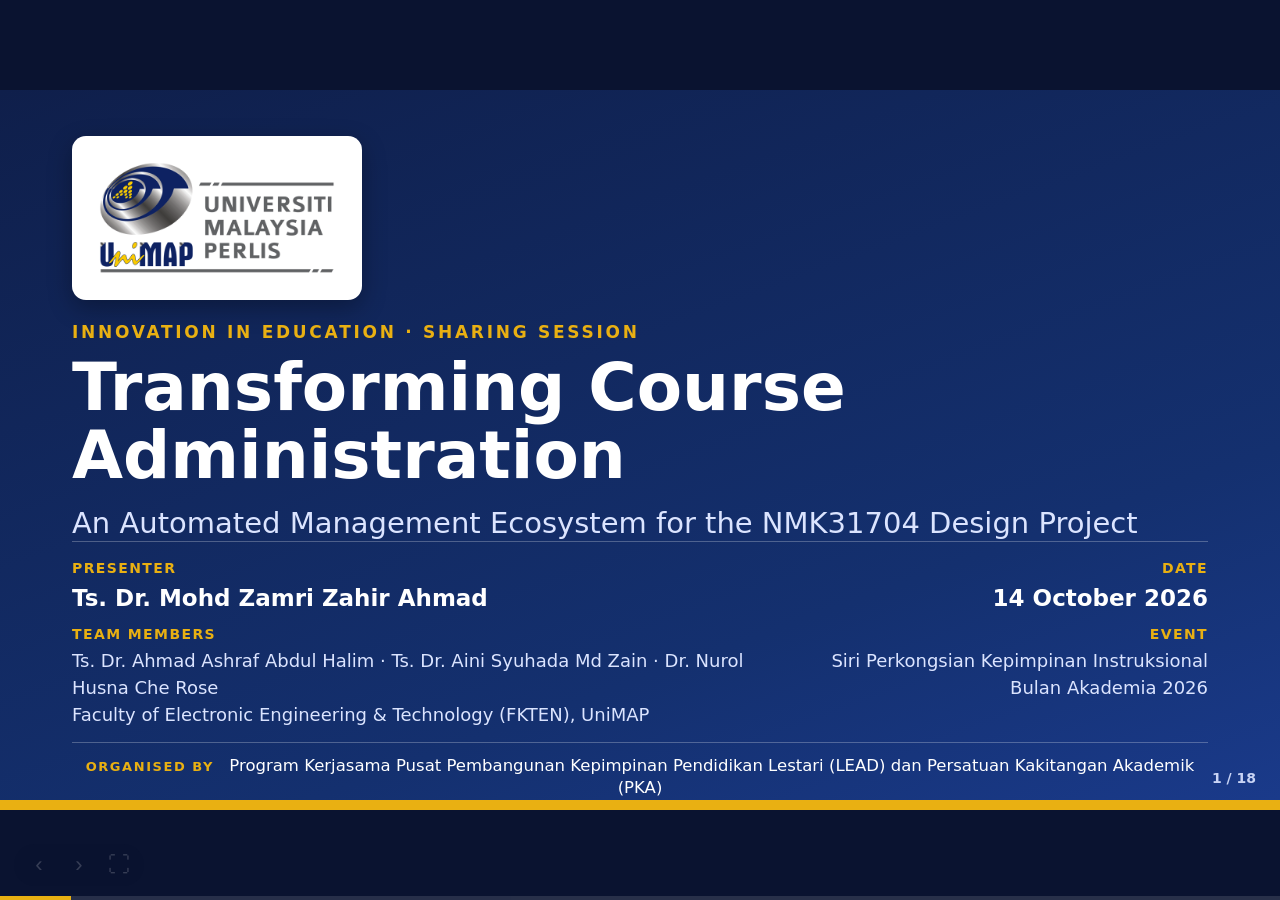
<file: talk-oct2026/index.html>
<!doctype html>
<html lang="en">
<head>
<meta charset="utf-8">
<meta name="viewport" content="width=device-width, initial-scale=1">
<title>DPMS FKTEN: An Automated Management Ecosystem for the NMK31704 Design Project</title>
<meta name="description" content="Sharing session slides: how the NMK31704 Design Project course at FKTEN, UniMAP moved from manual administration to an automated management ecosystem.">
<link rel="stylesheet" href="deck.css">
</head>
<body>

<svg class="sprite" aria-hidden="true">
  <symbol id="i-users" viewBox="0 0 24 24"><path d="M16 21v-2a4 4 0 0 0-4-4H6a4 4 0 0 0-4 4v2"/><circle cx="9" cy="7" r="4"/><path d="M22 21v-2a4 4 0 0 0-3-3.87"/><path d="M16 3.13a4 4 0 0 1 0 7.75"/></symbol>
  <symbol id="i-usercheck" viewBox="0 0 24 24"><path d="M16 21v-2a4 4 0 0 0-4-4H6a4 4 0 0 0-4 4v2"/><circle cx="9" cy="7" r="4"/><path d="m16 11 2 2 4-4"/></symbol>
  <symbol id="i-clipboard" viewBox="0 0 24 24"><rect x="8" y="2" width="8" height="4" rx="1"/><path d="M16 4h2a2 2 0 0 1 2 2v14a2 2 0 0 1-2 2H6a2 2 0 0 1-2-2V6a2 2 0 0 1 2-2h2"/><path d="m9 14 2 2 4-4"/></symbol>
  <symbol id="i-cap" viewBox="0 0 24 24"><path d="M22 10 12 5 2 10l10 5 10-5z"/><path d="M6 12v5c3 2 9 2 12 0v-5"/><path d="M22 10v6"/></symbol>
  <symbol id="i-sliders" viewBox="0 0 24 24"><path d="M4 6h10M18 6h2M4 12h4M12 12h8M4 18h12"/><circle cx="16" cy="6" r="2"/><circle cx="10" cy="12" r="2"/><circle cx="18" cy="18" r="2"/></symbol>
  <symbol id="i-calendar" viewBox="0 0 24 24"><rect x="3" y="4" width="18" height="18" rx="2"/><path d="M16 2v4M8 2v4M3 10h18"/></symbol>
  <symbol id="i-award" viewBox="0 0 24 24"><circle cx="12" cy="8" r="6"/><path d="M8.2 13.2 7 22l5-3 5 3-1.2-8.8"/></symbol>
</svg>

<main id="stage">

<!-- Title -->
<section class="slide title-slide">
  <div class="logo-chip"><img src="img/logo.png" alt="Universiti Malaysia Perlis"></div>
  <p class="kicker gold">Innovation in Education &middot; Sharing session</p>
  <h1>Transforming Course Administration</h1>
  <p class="subtitle">An Automated Management Ecosystem for the NMK31704 Design Project</p>
  <div class="title-foot">
    <div>
      <p class="label">Presenter</p>
      <p class="strong">Ts. Dr. Mohd Zamri Zahir Ahmad</p>
      <p class="label second">Team members</p>
      <p>Ts. Dr. Ahmad Ashraf Abdul Halim &middot; Ts. Dr. Aini Syuhada Md Zain &middot; Dr. Nurol Husna Che Rose</p>
      <p>Faculty of Electronic Engineering &amp; Technology (FKTEN), UniMAP</p>
    </div>
    <div class="right">
      <p class="label">Date</p>
      <p class="strong">14 October 2026</p>
      <p class="label second">Event</p>
      <p>Siri Perkongsian Kepimpinan Instruksional</p>
      <p>Bulan Akademia 2026</p>
    </div>
  </div>
  <p class="organiser"><span>Organised by</span> Program Kerjasama Pusat Pembangunan Kepimpinan Pendidikan Lestari (LEAD) dan Persatuan Kakitangan Akademik (PKA)</p>
</section>

<!-- The course -->
<section class="slide">
  <header><p class="kicker">The course</p><h2>NMK31704 Design Project</h2></header>
  <div class="body">
    <div class="cols c-5-7">
      <ul class="facts stagger">
        <li><b>Group-based design project</b> offered every Semester 2</li>
        <li><b>100% continuous assessment</b>, no final examination</li>
        <li><b>4 to 5 students</b> in a group, mixed across programmes</li>
        <li><b>1 or 2 supervisors</b> for each group, plus <b>2 panels</b> for the final assessment</li>
        <li><b>14 weeks</b>, run by <b>4 course coordinators</b></li>
      </ul>
      <div class="stagger">
        <p class="label">Three Engineering Technology programmes, one course</p>
        <div class="prog"><span class="code">UR6523007</span><span>Bachelor of Electronic Engineering Technology (Electronic Systems) with Honours</span></div>
        <div class="prog"><span class="code">UR6523008</span><span>Bachelor of Electronic Engineering Technology (Electronic Telecommunication Design) with Honours</span></div>
        <div class="prog"><span class="code">UR6523009</span><span>Bachelor of Electronic Engineering Technology (Electronic Network Design) with Honours</span></div>
        <p class="note">Students, supervisors and panels all come from these three programmes, so every decision has to be balanced across them.</p>
      </div>
    </div>
  </div>
</section>

<!-- Scale -->
<section class="slide">
  <header><p class="kicker">The scale</p><h2>One semester, in numbers</h2></header>
  <div class="body">
    <div class="stats">
      <div class="stat"><span class="num" data-count="182">182</span><span class="what">students</span></div>
      <div class="stat"><span class="num" data-count="43">43</span><span class="what">project groups</span></div>
      <div class="stat"><span class="num" data-count="80" data-suffix="+">80+</span><span class="what">lecturers as supervisors and panels</span></div>
      <div class="stat"><span class="num" data-count="592">592</span><span class="what">weekly logbooks to verify and mark</span></div>
      <div class="stat"><span class="num" data-count="258">258</span><span class="what">evaluations to collect from supervisors and panels</span></div>
      <div class="stat"><span class="num" data-count="12">12</span><span class="what">rubrics feeding 7 course outcomes</span></div>
    </div>
    <p class="source">Semester 2, 2025/2026. Evaluations counted as six per group: report by the supervisor and two panels, presentation by two panels, supervisor observation.</p>
  </div>
</section>

<!-- The coordinator's work -->
<section class="slide">
  <header><p class="kicker">The work</p><h2>What a coordinator has to get right</h2></header>
  <div class="body">
    <div class="phases stagger">
      <div class="phase" data-spot="1">
        <svg class="ico"><use href="#i-sliders"/></svg>
        <p class="when">Before the semester</p>
        <h3>Set up</h3>
        <ul>
          <li>Form groups balanced by CGPA, programme, gender and race</li>
          <li>Pair supervisors from different programmes</li>
          <li>Keep lecturers with management posts as co-supervisor only</li>
          <li>Appoint panels who do not supervise the group</li>
        </ul>
      </div>
      <div class="phase" data-spot="2">
        <svg class="ico"><use href="#i-calendar"/></svg>
        <p class="when">Every week, for 14 weeks</p>
        <h3>Run</h3>
        <ul>
          <li>Each group plans a Gantt chart</li>
          <li>Each group submits a weekly logbook</li>
          <li>The supervisor verifies it</li>
          <li>The coordinator checks that progress follows the plan</li>
        </ul>
      </div>
      <div class="phase" data-spot="3">
        <svg class="ico"><use href="#i-award"/></svg>
        <p class="when">End of the semester</p>
        <h3>Assess</h3>
        <ul>
          <li>Coordinators mark every logbook</li>
          <li>Students review their own group members</li>
          <li>Supervisors and panels mark the report and presentation</li>
          <li>Marks become grades and CO/PO attainment</li>
        </ul>
      </div>
    </div>
  </div>
</section>

<!-- Divider 1 -->
<section class="slide divider">
  <p class="part">Part 1</p>
  <h1>The problem</h1>
  <p class="subtitle">Two semesters of running all of this by hand</p>
</section>

<!-- Manual way -->
<section class="slide">
  <header><p class="kicker">The problem</p><h2>For two semesters, all of it was manual</h2></header>
  <div class="body">
    <div class="cols c-5-7 top">
      <figure class="shot plain"><img src="img/problem.jpg" alt="Cartoon of an overwhelmed course coordinator surrounded by paper rosters, evaluation sheets and overdue notes"></figure>
      <ul class="xlist stagger">
        <li><b>Grouping:</b> student records sorted by hand, then checked again for every rule</li>
        <li><b>Logbook:</b> written in MS Word, saved as PDF, signed by the supervisor, submitted in eLearning</li>
        <li><b>Peer review:</b> Google Form, then manual queries in Google Sheets to filter and sort each student's scores</li>
        <li><b>Assessment:</b> a Google Sheet made to look like a system. One sheet per group, so supervisor and panels could see each other's marks, and every panel change was edited by hand</li>
        <li><b>Final materials:</b> each group sent its report, poster and video to its panels by email and eLearning</li>
      </ul>
    </div>
    <div class="timeline">
      <div class="t manual"><span>Semester 2, 2023/2024</span><b>Manual</b></div>
      <div class="t manual"><span>Semester 2, 2024/2025</span><b>Manual</b></div>
      <div class="t auto"><span>Semester 2, 2025/2026</span><b>Automated ecosystem</b></div>
    </div>
  </div>
</section>

<!-- Burden -->
<section class="slide">
  <header><p class="kicker">The problem</p><h2>Everyone carried part of the burden</h2></header>
  <div class="body">
    <div class="grid4 stagger">
      <div class="card" data-spot="1"><svg class="ico"><use href="#i-users"/></svg><h3>Coordinators</h3><p>Download files one by one, open each, record each mark. Filter and sort peer review scores student by student. Compile everything under deadline.</p></div>
      <div class="card" data-spot="2"><svg class="ico"><use href="#i-usercheck"/></svg><h3>Supervisors</h3><p>Receive a document from every group, sign it and send it back. No single place to see how a group is progressing.</p></div>
      <div class="card" data-spot="3"><svg class="ico"><use href="#i-clipboard"/></svg><h3>Panels</h3><p>Search email for each group's report, poster and video. Mark in a shared sheet where other evaluators' marks are visible.</p></div>
      <div class="card" data-spot="4"><svg class="ico"><use href="#i-cap"/></svg><h3>Students</h3><p>Prepare the logbook, convert it, get it signed, upload it. Send final materials to several lecturers and hope nothing is missed.</p></div>
    </div>
    <p class="pull fadein">The work was not difficult. It was repeated hundreds of times, and every repetition was a chance for an error.</p>
  </div>
</section>

<!-- Divider 2 -->
<section class="slide divider">
  <p class="part">Part 2</p>
  <h1>The innovation</h1>
  <div class="aims">
    <div><b>Automate</b><span>grouping, supervisor and panel allocation</span></div>
    <div><b>Centralise</b><span>the whole continuous assessment workflow</span></div>
    <div><b>Streamline</b><span>final evaluation with digital rubrics</span></div>
  </div>
</section>

<!-- At a glance -->
<section class="slide" id="glance">
  <header><p class="kicker">The innovation</p><h2>One ecosystem, three systems, at a glance</h2></header>
  <div class="body">
    <div class="viewer">
      <div class="tabs">
        <button type="button" class="tab" data-pane="0"><span class="n">1 &middot; Set up</span><b>Automated Management System</b><span>Desktop application</span></button>
        <button type="button" class="tab" data-pane="1"><span class="n">2 &middot; Run</span><b>Design Project Management System (DPMS)</b><span>Web application</span></button>
        <button type="button" class="tab" data-pane="2"><span class="n">3 &middot; Assess</span><b>eScoring System</b><span>Web application</span></button>
      </div>
      <div class="panes shot">
        <img class="pane" src="img/glance-1.jpg" alt="Infographic of the NMK31704 Automated Management System: student grouping, supervisor allocation, panel allocation and scheduling">
        <img class="pane" src="img/glance-2.jpg" alt="Infographic of the Design Project Management System: e-logbook tracking, Gantt chart, peer review and final submission hub">
        <img class="pane" src="img/glance-3.jpg" alt="Infographic of the eScoring System: role-based rubrics, live venue monitoring, discrepancy checker and CO/PO mapping">
      </div>
    </div>
  </div>
</section>

<!-- System 1 -->
<section class="slide" id="s1">
  <header><p class="kicker">System 1 &middot; Set up</p><h2>Balanced groups and fair allocation in minutes</h2></header>
  <div class="body">
    <div class="cols c-7-5">
      <div class="stack-ls">
        <figure class="shot"><img src="img/s1-grouping.jpg" alt="Student grouping screen: each group lists programme, CGPA, gender and race with a Balanced check; names are blurred"><figcaption>Step 1: load the student list, generate groups, every row checked. Click to enlarge.</figcaption></figure>
        <figure class="shot"><img src="img/s1-supervisors.jpg" alt="Supervisor allocation screen: main supervisor and co-supervisor from different programmes for each group"><figcaption>Step 2: supervisor pairs from different programmes</figcaption></figure>
      </div>
      <div>
        <p class="label">Rules the system enforces</p>
        <ul class="ticks stagger">
          <li>Every group mixes the three programmes</li>
          <li>CGPA, gender and race balanced across groups</li>
          <li>Supervisor and co-supervisor from different programmes</li>
          <li>Management staff assigned as co-supervisor</li>
          <li>No panel evaluates a group they supervise</li>
        </ul>
        <div class="how">
          <p class="label">How it works</p>
          <p>Students are ordered by CGPA and dealt into groups in a zig-zag. The system then swaps students between groups until the gaps are small, and reports how the allocation was made.</p>
        </div>
      </div>
    </div>
  </div>
</section>

<!-- System 2 -->
<section class="slide" id="s2">
  <header><p class="kicker">System 2 &middot; Run</p><h2>DPMS: one place for the whole 14 weeks</h2></header>
  <div class="body">
    <div class="cols c-7-5">
      <figure class="shot tall"><img src="img/s2-group.jpg" alt="DPMS student page: group, project title, members (blurred) and a card for each of the 14 weekly submissions showing Verified, No submission or Locked"><figcaption>A student's page: the group, and the status of each week's logbook. Click to enlarge.</figcaption></figure>
      <div>
        <ul class="ticks stagger">
          <li><b>Weekly logbook</b> filled in on the web, with photos as evidence</li>
          <li><b>Gantt chart</b> planned once, then ticked through the logbook each week</li>
          <li><b>Supervisor verification</b> on screen, with email notification</li>
          <li><b>Peer review</b> confidential, with marks calculated by the system</li>
          <li><b>Final submission</b> of report, poster, brochure and video link</li>
          <li><b>Coordinators mark logbooks</b> inside the same system</li>
        </ul>
        <figure class="shot small"><img src="img/s2-logbook.jpg" alt="DPMS weekly logbook entry form"><figcaption>The weekly logbook form</figcaption></figure>
      </div>
    </div>
  </div>
</section>

<!-- System 3 -->
<section class="slide" id="s3">
  <header><p class="kicker">System 3 &middot; Assess</p><h2>eScoring: mark on the spot, track it live</h2></header>
  <div class="body">
    <div class="viewer">
      <div class="tabs six">
        <button type="button" class="tab" data-pane="0"><span class="n">Evaluator</span><b>My assigned groups</b><span>Role, venue, session, countdown</span></button>
        <button type="button" class="tab" data-pane="1"><span class="n">Evaluator</span><b>Check-in at the venue</b><span>Unlocks presentation marking</span></button>
        <button type="button" class="tab" data-pane="2"><span class="n">Evaluator</span><b>Marking with the rubric</b><span>Guide and live mark per criterion</span></button>
        <button type="button" class="tab" data-pane="3"><span class="n">Evaluator</span><b>Completed</b><span>Status and live marks summary</span></button>
        <button type="button" class="tab" data-pane="4"><span class="n">Coordinator</span><b>Evaluation status</b><span>Supervisor and both panels, per group</span></button>
        <button type="button" class="tab" data-pane="5"><span class="n">Coordinator</span><b>Live check-in monitor</b><span>Who has arrived, by venue</span></button>
      </div>
      <div class="panes shot">
        <img class="pane" src="img/s3-groups.jpg" alt="eScoring evaluator dashboard: assigned groups with role, venue, session time, countdown and check-in status">
        <img class="pane" src="img/s3-checkin.jpg" alt="Check-in required at the venue before presentation marking unlocks, with the group's submitted materials listed below">
        <video class="pane" src="img/s3-marking.mp4" poster="img/s3-poster.jpg" muted loop playsinline aria-label="Screen recording: a panel reads the marking guide and scores each rubric criterion with a slider"></video>
        <img class="pane" src="img/s3-completed.jpg" alt="Group page after marking: Evaluate Report completed, Evaluate Presentation completed, and the live marks summary">
        <img class="pane" src="img/s3-status.jpg" alt="Coordinator evaluation status: for each group, the report and presentation status of the main supervisor, panel 1 and panel 2, with an incomplete-only filter, CSV download and reminders; student names are blurred">
        <img class="pane" src="img/s3-monitor.jpg" alt="Coordinator live check-in monitor: panels listed by venue with a checked-in status">
      </div>
    </div>
  </div>
</section>

<!-- Divider 3 -->
<section class="slide divider">
  <p class="part">Part 3</p>
  <h1>The impact</h1>
  <p class="subtitle">What changed, and what the users said</p>
</section>

<!-- Before / after -->
<section class="slide">
  <header><p class="kicker">The impact</p><h2>Before and after</h2></header>
  <div class="body">
    <table class="ba fadein">
      <thead><tr><th>Task</th><th data-spot="1">Manual, two semesters</th><th data-spot="2">With the ecosystem</th></tr></thead>
      <tbody>
        <tr><td>Form 43 balanced groups, assign supervisors and panels</td><td data-spot="1">Sorted by hand in a spreadsheet <span class="est">about 2 to 3 working days</span></td><td data-spot="2">Generated and checked by rules <span class="est good">minutes</span></td></tr>
        <tr><td>Collect, verify and mark 592 logbooks</td><td data-spot="1">Word, PDF, signature, eLearning, download one by one <span class="est">about 30 hours of handling</span></td><td data-spot="2">Submitted, verified and marked on one page <span class="est good">no file handling</span></td></tr>
        <tr><td>Peer review marks</td><td data-spot="1">Google Form, then filter and sort about 600 responses student by student</td><td data-spot="2">Rated in the system, marks calculated <span class="est good">instant</span></td></tr>
        <tr><td>Final materials to the panels</td><td data-spot="1">About 170 files sent by email and eLearning</td><td data-spot="2">Panels open them from the group page</td></tr>
        <tr><td>Marks, grades, CO/PO and audit evidence</td><td data-spot="1">One shared sheet per group, queries rebuilt by hand <span class="est">about 1 to 2 working days</span></td><td data-spot="2">Private to each evaluator, calculated on submission <span class="est good">instant</span></td></tr>
        <tr><td>Who has not submitted or marked</td><td data-spot="1">Ask, wait, ask again</td><td data-spot="2">Live status for every group and evaluator</td></tr>
      </tbody>
    </table>
    <p class="source">Counts are from Semester 2, 2025/2026. Time figures and the number of peer review responses are estimates by the coordinators, not measured values.</p>
  </div>
</section>

<!-- Survey -->
<section class="slide">
  <header><p class="kicker">The impact</p><h2>What 41 users told us</h2></header>
  <div class="body">
    <div class="survey">
      <div class="panel">
        <p class="label">Ease of use for their tasks</p>
        <p class="big"><span data-count="8.5" data-decimals="1">8.5</span><small> / 10</small></p>
        <div class="meter" style="--w:85%"><i></i></div>
        <p class="sub">33 of 41 gave 8 or higher</p>
      </div>
      <div class="panel">
        <p class="label">Streamlines management and assessment</p>
        <p class="big"><span data-count="8.6" data-decimals="1">8.6</span><small> / 10</small></p>
        <div class="meter" style="--w:86%"><i></i></div>
        <p class="sub">35 of 41 gave 8 or higher</p>
      </div>
      <div class="panel ringp">
        <div class="ring" style="--p:73.2"><span><span data-count="73" data-suffix="%">73%</span></span></div>
        <div>
          <p class="label">No issues while using it</p>
          <p class="sub">30 of 41. The other 11 reported an issue, mostly signing in and phone use.</p>
        </div>
      </div>
    </div>
    <div class="cols c-5-7 voices">
      <div>
        <p class="label">Most useful feature</p>
        <p class="feat"><b>Online logbook</b> named by 18 of 31 who answered, then the <b>Gantt chart</b> and <b>supervisor verification</b>.</p>
        <p class="label asked">What they asked for next</p>
        <p class="feat">Better phone support, more reliable sign-in, autosave for logbook drafts.</p>
      </div>
      <div class="quotes">
        <blockquote>&ldquo;Overall the system makes students work much easier.&rdquo;</blockquote>
        <blockquote>&ldquo;Easy for students to update progress and supervisors can monitor project progress.&rdquo;</blockquote>
        <blockquote>&ldquo;Good implementation to be used in future.&rdquo;</blockquote>
      </div>
    </div>
    <p class="source">Source: DPMS User Experience Survey on forms.app, 41 responses (34 students, 6 lecturers, 1 not stated), 29 May to 23 June 2026. <a href="https://share.forms.app/mohdzamrizahirahmad/design-project-management-system-dpms-dpms-user-experience-survey" target="_blank" rel="noopener">share.forms.app/mohdzamrizahirahmad/design-project-management-system-dpms-dpms-user-experience-survey</a></p>
  </div>
</section>

<!-- For your own course -->
<section class="slide">
  <header><p class="kicker">For your own course</p><h2>Built with what the university already gives us</h2></header>
  <div class="body">
    <div class="cols c-5-7">
      <div>
        <p class="label">What it runs on</p>
        <ul class="facts stagger">
          <li><b>Google Apps Script</b> for the two web applications</li>
          <li><b>Google Sheets</b> as the database</li>
          <li><b>UniMAP Google account</b> for sign-in, so no passwords to manage</li>
          <li><b>Python</b> for the grouping tool</li>
          <li><b>No licence or hosting cost</b></li>
        </ul>
      </div>
      <div>
        <p class="label">What we would tell another coordinator</p>
        <ol class="lessons stagger">
          <li><b>Start with the most repeated task.</b> For us it was the weekly logbook.</li>
          <li><b>Write your rules down first.</b> If a rule can be stated, it can be automated.</li>
          <li><b>Put the rubric online and show the marks live.</b> Evaluators see every criterion with its guide, and the mark as they score.</li>
          <li><b>Enter data once.</b> Every time the same list is retyped, an error appears.</li>
          <li><b>Run it for one semester, listen, improve.</b> The users will tell you what is missing.</li>
        </ol>
      </div>
    </div>
  </div>
</section>

<!-- Recognition -->
<section class="slide">
  <header><p class="kicker">Recognition</p><h2>Gold Award, EDIC 2026</h2></header>
  <div class="body">
    <div class="cert">
      <figure class="shot"><img src="img/certificate.jpg" alt="Certificate of Achievement, IQ-SITE 2026: Gold Award for Transforming Course Administration: An Automated Management Ecosystem for the NMK31704 Design Project"></figure>
      <div class="stagger">
        <p class="medal">Gold Award</p>
        <p class="cert-line"><b>Education Innovation Challenge (EDIC) 2026</b></p>
        <p class="cert-line">International Conference on Quality, Sustainability &amp; Innovation in Science and Technology Education (IQ-SITE 2026)</p>
        <p class="cert-line"><span class="label">Category</span>Transformative Teaching</p>
        <p class="cert-line"><span class="label">Date</span>1 September 2026</p>
        <p class="cert-line"><span class="label">Team</span>Mohd Zamri Zahir Ahmad, Ahmad Ashraf Abdul Halim, Nurol Husna Che Rose, Aini Syuhada Md Zain</p>
      </div>
    </div>
  </div>
</section>

<!-- Thank you -->
<section class="slide title-slide end">
  <div class="end-top">
    <h1>Thank you</h1>
    <p class="subtitle">Questions and discussion</p>
  </div>
  <div class="end-mid">
    <figure class="qr"><img src="img/qr-slides.svg" alt="QR code for these slides"><figcaption>These slides</figcaption></figure>
    <svg class="loop" viewBox="0 0 640 210" role="img" aria-label="Set up, run, assess: the three systems in a continuous flow">
      <path class="wire" d="M150 70 H270"/><path class="wire" d="M370 70 H490"/>
      <path class="wire back" d="M540 158 C540 204 100 204 100 158"/>
      <g class="dot d1"><circle cx="100" cy="70" r="46"/><use href="#i-sliders" x="78" y="48" width="44" height="44"/></g>
      <g class="dot d2"><circle cx="320" cy="70" r="46"/><use href="#i-calendar" x="298" y="48" width="44" height="44"/></g>
      <g class="dot d3"><circle cx="540" cy="70" r="46"/><use href="#i-award" x="518" y="48" width="44" height="44"/></g>
      <text x="100" y="146">Set up</text><text x="320" y="146">Run</text><text x="540" y="146">Assess</text>
    </svg>
    <figure class="qr"><img src="img/qr-site.svg" alt="QR code for the Design Project site"><figcaption>The DPMS site</figcaption></figure>
  </div>
  <div class="title-foot">
    <div>
      <p class="label">The team</p>
      <p>Ts. Dr. Mohd Zamri Zahir Ahmad &middot; Ts. Dr. Ahmad Ashraf Abdul Halim</p>
      <p>Ts. Dr. Aini Syuhada Md Zain &middot; Dr. Nurol Husna Che Rose</p>
      <p class="next"><b>Next:</b> the three systems become one unified DPMS for Semester 2, 2026/2027.</p>
    </div>
    <div class="right">
      <p class="label">See it</p>
      <p><a href="https://sites.google.com/unimap.edu.my/dpfkten/" target="_blank" rel="noopener">sites.google.com/unimap.edu.my/dpfkten</a></p>
      <p><a href="https://youtu.be/Z26XAPRhVqI" target="_blank" rel="noopener">youtu.be/Z26XAPRhVqI</a> (6-minute video)</p>
    </div>
  </div>
</section>

</main>

<nav id="hud" aria-label="Slide controls">
  <button id="prev" type="button" aria-label="Previous">&#8249;</button>
  <button id="next" type="button" aria-label="Next">&#8250;</button>
  <button id="full" type="button" aria-label="Full screen" title="Full screen (F)">&#x26F6;</button>
</nav>
<div id="bar"><i></i></div>
<script src="deck.js"></script>
</body>
</html>
</file>
<file: dean-briefing-oct2026/deck.css>
:root {
  --navy: #0f1f4b;
  --navy-2: #1a3a8a;
  --ink: #16203a;
  --muted: #5b6577;
  --paper: #f6f4ee;
  --card: #ffffff;
  --line: #d9d5c8;
  --gold: #e9b012;
  --gold-ink: #8a6400;
  --green: #17764a;
  --red: #b3372b;
}

* { box-sizing: border-box; margin: 0; padding: 0; }

html, body {
  height: 100%;
  background: #0a1330;
  color: var(--ink);
  font-family: "Segoe UI", system-ui, -apple-system, "Helvetica Neue", Arial, sans-serif;
  overflow: hidden;
}

.sprite { position: absolute; width: 0; height: 0; }
.ico { width: 34px; height: 34px; fill: none; stroke: var(--navy-2); stroke-width: 1.8; stroke-linecap: round; stroke-linejoin: round; }

/* The stage is a fixed 1280 x 720 canvas, scaled to fit by deck.js */
#stage {
  position: absolute;
  left: 50%;
  top: 50%;
  width: 1280px;
  height: 720px;
  transform-origin: 0 0;
  overflow: hidden;
}

.slide {
  position: absolute;
  inset: 0;
  display: flex;
  flex-direction: column;
  background: var(--paper);
  overflow: hidden;
  opacity: 0;
  visibility: hidden;
  transform: translateX(28px);
  transition: opacity 0.35s ease, transform 0.35s ease, visibility 0s 0.35s;
}
.slide.on {
  opacity: 1;
  visibility: visible;
  transform: none;
  transition: opacity 0.35s ease, transform 0.35s ease;
}

/* A single block that fades in when the slide opens */
.slide.on .fadein { animation: rise 0.5s 0.25s ease both; }

/* The box (or column) being talked about: one press lights the next */
[data-spot] { transition: transform 0.3s ease, box-shadow 0.3s ease, background-color 0.3s ease; }
.card.lit, .phase.lit { transform: scale(1.045); position: relative; z-index: 2; box-shadow: 0 0 0 3px var(--gold), 0 14px 38px rgba(233, 176, 18, 0.5); }
.ba td:nth-child(2).lit { background: #f6d5ce; box-shadow: inset 5px 0 0 var(--red); }
.ba td:nth-child(3).lit { background: #cdebd9; box-shadow: inset 5px 0 0 var(--green); }
.ba th.lit { box-shadow: inset 0 -5px 0 var(--gold); }

/* Slide number */
.slide { counter-increment: slide; }
#stage { counter-reset: slide; }
.slide::after { content: counter(slide) " / " attr(data-total); position: absolute; right: 24px; bottom: 11px; font-size: 14px; font-weight: 700; color: var(--muted); font-variant-numeric: tabular-nums; }
.title-slide::after, .divider::after { color: #c9d4f5; bottom: 14px; }

/* Lists that drift in by themselves when the slide opens */
.slide.on .stagger > * { animation: rise 0.45s ease both; }
.slide.on .stagger > :nth-child(1) { animation-delay: 0.15s; }
.slide.on .stagger > :nth-child(2) { animation-delay: 0.25s; }
.slide.on .stagger > :nth-child(3) { animation-delay: 0.35s; }
.slide.on .stagger > :nth-child(4) { animation-delay: 0.45s; }
.slide.on .stagger > :nth-child(5) { animation-delay: 0.55s; }
.slide.on .stagger > :nth-child(6) { animation-delay: 0.65s; }
@keyframes rise { from { opacity: 0; transform: translateY(12px); } to { opacity: 1; transform: none; } }

/* Heading band */
.slide > header {
  flex: none;
  background: linear-gradient(100deg, var(--navy) 0%, #14306f 100%);
  border-bottom: 5px solid var(--gold);
  padding: 22px 64px 20px;
}
.kicker { font-size: 14px; font-weight: 700; letter-spacing: 0.16em; text-transform: uppercase; color: var(--gold); }
h2 { font-size: 37px; line-height: 1.12; font-weight: 700; color: #fff; margin-top: 4px; }
.body { flex: 1; min-height: 0; display: flex; flex-direction: column; padding: 26px 64px 36px; }

h3 { font-size: 22px; color: var(--navy); line-height: 1.2; }
.label { font-size: 14px; font-weight: 700; letter-spacing: 0.1em; text-transform: uppercase; color: var(--muted); margin-bottom: 10px; }
.note { font-size: 20px; color: var(--muted); margin-top: 16px; line-height: 1.4; }
.source { font-size: 13.5px; color: var(--muted); margin-top: auto; padding-top: 10px; padding-right: 70px; line-height: 1.35; }
.source a { color: var(--navy-2); word-break: break-all; }

/* Title, divider and closing slides */
.title-slide, .divider {
  background: linear-gradient(160deg, var(--navy) 0%, #14306f 70%, var(--navy-2) 100%);
  color: #fff;
  padding: 46px 72px 40px;
  border-bottom: 10px solid var(--gold);
}
.title-slide .kicker.gold { font-size: 17px; margin-top: 22px; }
.title-slide h1 { font-size: 66px; line-height: 1.04; font-weight: 800; margin-top: 12px; max-width: 1000px; }
.title-slide .subtitle, .divider .subtitle { font-size: 29px; line-height: 1.25; margin-top: 14px; max-width: 1100px; color: #dbe4ff; }
.logo-chip { background: #fff; border-radius: 14px; padding: 12px 20px; width: 290px; box-shadow: 0 8px 24px rgba(0, 0, 0, 0.3); }
.logo-chip img { display: block; width: 100%; }
.title-foot {
  margin-top: auto; display: flex; justify-content: space-between; gap: 48px;
  font-size: 18px; line-height: 1.5; color: #dbe4ff;
  border-top: 1px solid rgba(255, 255, 255, 0.25); padding-top: 16px;
}
.title-foot .label { color: var(--gold); margin-bottom: 2px; }
.organiser { margin-top: 14px; padding-top: 12px; border-top: 1px solid rgba(255, 255, 255, 0.25); font-size: 16.5px; line-height: 1.35; color: #fff; text-align: center; }
.organiser span { font-size: 13px; font-weight: 700; letter-spacing: 0.12em; text-transform: uppercase; color: var(--gold); margin-right: 10px; }
.title-foot .label.second { margin-top: 8px; }
.title-foot .strong { font-size: 23px; font-weight: 700; color: #fff; }
.title-foot .right { text-align: right; flex: none; }
.title-foot a { color: #fff; }
.title-foot .next { margin-top: 8px; color: #fff; }

.divider { justify-content: center; }
.divider .part { font-size: 20px; font-weight: 700; letter-spacing: 0.2em; text-transform: uppercase; color: var(--gold); }
.divider h1 { font-size: 104px; line-height: 1; font-weight: 800; margin-top: 8px; }
.divider .subtitle { margin-top: 20px; }
.slide.on.divider h1 { animation: rise 0.5s 0.1s ease both; }
.aims { display: grid; grid-template-columns: repeat(3, 1fr); gap: 20px; margin-top: 44px; }
.aims div { border-top: 4px solid var(--gold); padding-top: 14px; display: flex; flex-direction: column; }
.aims b { font-size: 30px; color: #fff; }
.aims span { font-size: 20px; line-height: 1.35; color: #dbe4ff; margin-top: 4px; }

.end-top { text-align: center; }
.end h1 { font-size: 92px; margin: 0 auto; max-width: none; }
.end .subtitle { margin: 6px auto 0; }
.end-mid { flex: 1; display: flex; align-items: center; justify-content: center; gap: 44px; }
.qr { background: #fff; border-radius: 12px; padding: 10px 10px 8px; width: 168px; text-align: center; flex: none; }
.qr img { display: block; width: 100%; }
.qr figcaption { font-size: 15px; font-weight: 700; color: var(--navy); margin-top: 2px; }
.loop { width: 560px; flex: none; overflow: visible; }
.loop .wire { fill: none; stroke: var(--gold); stroke-width: 4; stroke-linecap: round; stroke-dasharray: 2 12; animation: flow 1.2s linear infinite; }
.loop .wire.back { stroke-width: 3; opacity: 0.55; }
@keyframes flow { to { stroke-dashoffset: -28; } }
.loop .dot circle { fill: rgba(255, 255, 255, 0.08); stroke: #fff; stroke-width: 2.5; }
.loop .dot use { fill: none; stroke: #fff; stroke-width: 1.8; stroke-linecap: round; stroke-linejoin: round; }
.loop .dot { transform-box: fill-box; transform-origin: center; animation: pulse 3.6s ease-in-out infinite; }
.loop .d2 { animation-delay: 1.2s; }
.loop .d3 { animation-delay: 2.4s; }
@keyframes pulse { 0%, 30%, 100% { transform: scale(1); } 12% { transform: scale(1.12); } }
.loop .dot circle { animation: glow 3.6s ease-in-out infinite; animation-delay: inherit; }
@keyframes glow { 0%, 30%, 100% { stroke: #fff; fill: rgba(255, 255, 255, 0.08); } 12% { stroke: var(--gold); fill: rgba(233, 176, 18, 0.28); } }
.loop text { fill: #fff; font-size: 21px; font-weight: 700; text-anchor: middle; }

/* Recognition */
.cert { display: grid; grid-template-columns: 720px 1fr; gap: 34px; align-items: center; flex: 1; min-height: 0; }
.cert .shot img { max-height: 512px; width: auto; max-width: 100%; }
.medal { font-size: 62px; font-weight: 800; line-height: 1; color: var(--gold-ink); margin-bottom: 14px; }
.cert-line { font-size: 19.5px; line-height: 1.4; margin-bottom: 12px; }
.cert-line .label { display: block; margin-bottom: 0; }

/* Columns */
.cols { display: grid; gap: 36px; flex: 1; min-height: 0; }
.c-5-7 { grid-template-columns: 5fr 7fr; }
.c-7-5 { grid-template-columns: 7fr 5fr; }
.cols > * { min-width: 0; min-height: 0; }
.cols.top { flex: none; align-items: start; }

/* Lists */
ul { list-style: none; }
.facts li, .xlist li, .ticks li { position: relative; padding-left: 30px; font-size: 24px; line-height: 1.35; margin-bottom: 17px; }
.facts li::before { content: ""; position: absolute; left: 4px; top: 12px; width: 10px; height: 10px; border-radius: 50%; background: var(--gold); }
.xlist li { font-size: 20.5px; margin-bottom: 13px; }
.xlist li::before { content: "\00d7"; position: absolute; left: 0; top: -5px; font-size: 28px; font-weight: 700; color: var(--red); }
.ticks li { font-size: 20.5px; margin-bottom: 11px; }
.ticks li::before { content: "\2713"; position: absolute; left: 0; top: 0; font-weight: 800; color: var(--green); }

/* Course */
.prog { display: flex; gap: 16px; align-items: baseline; background: var(--card); border: 1px solid var(--line); border-left: 6px solid var(--navy-2); border-radius: 10px; padding: 17px 20px; margin-bottom: 12px; font-size: 21px; line-height: 1.3; }
.prog .code { font-weight: 800; color: var(--navy-2); font-variant-numeric: tabular-nums; flex: none; }

/* Scale */
.stats { display: grid; grid-template-columns: repeat(3, 1fr); gap: 20px; }
.stat { background: var(--card); border: 1px solid var(--line); border-radius: 14px; padding: 20px 26px 22px; display: flex; flex-direction: column; border-top: 6px solid var(--navy-2); }
.stat .num { font-size: 88px; font-weight: 800; line-height: 1; color: var(--navy); font-variant-numeric: tabular-nums; }
.stat .what { font-size: 20px; color: var(--muted); margin-top: 8px; line-height: 1.3; }

/* Coordinator's work */
.phases { display: grid; grid-template-columns: repeat(3, 1fr); gap: 22px; flex: 1; }
.phase { background: var(--card); border: 1px solid var(--line); border-radius: 14px; padding: 22px 26px; border-top: 6px solid var(--gold); }
.phase .ico { width: 40px; height: 40px; margin-bottom: 8px; }
.phase .when { font-size: 14px; font-weight: 700; letter-spacing: 0.1em; text-transform: uppercase; color: var(--gold-ink); }
.phase h3 { font-size: 34px; margin: 2px 0 14px; }
.phase li { font-size: 20.5px; line-height: 1.35; margin-bottom: 13px; padding-left: 18px; position: relative; }
.phase li::before { content: ""; position: absolute; left: 0; top: 11px; width: 7px; height: 7px; border-radius: 50%; background: var(--navy-2); }

/* Screenshots */
.shot { display: flex; flex-direction: column; min-height: 0; }
.shot img, .shot video {
  display: block; width: 100%; height: auto; max-height: 100%;
  border: 1px solid var(--line); border-radius: 8px; background: #fff;
  box-shadow: 0 6px 18px rgba(15, 31, 75, 0.16);
  object-fit: contain; object-position: top left;
}
.shot img { cursor: zoom-in; }
.shot.plain img { box-shadow: none; }
.shot figcaption { font-size: 14px; color: var(--muted); margin-top: 6px; flex: none; }
.shot.tall img { max-height: 430px; object-fit: cover; object-position: top; }
.shot.tall video { max-height: 430px; }
.shot.small { margin-top: 8px; }
.shot.small img { max-height: 118px; object-fit: cover; object-position: top; }
.stack-ls { display: flex; flex-direction: column; gap: 10px; min-height: 0; }
.stack-ls .shot:first-child img { max-height: 336px; object-fit: cover; object-position: top; }
.stack-ls .shot:last-child img { max-height: 132px; object-fit: cover; object-position: top; }
.how { margin-top: 14px; background: var(--card); border: 1px solid var(--line); border-left: 6px solid var(--gold); border-radius: 10px; padding: 14px 18px; }
.how .label { margin-bottom: 4px; }
.how p:last-child { font-size: 18px; line-height: 1.4; }

/* Manual way */
.timeline { display: grid; grid-template-columns: repeat(3, 1fr); gap: 10px; margin-top: auto; }
.timeline .t { border-radius: 10px; padding: 12px 20px; display: flex; flex-direction: column; font-size: 16px; }
.timeline .t b { font-size: 24px; }
.timeline .manual { background: #efe3e0; color: #6e2018; }
.timeline .auto { background: var(--navy); color: #fff; }
.timeline .auto b { color: var(--gold); }

/* Burden */
.grid4 { display: grid; grid-template-columns: repeat(4, 1fr); gap: 18px; }
.card { background: var(--card); border: 1px solid var(--line); border-radius: 14px; padding: 20px 22px 22px; border-top: 6px solid var(--red); }
.card .ico { stroke: var(--red); margin-bottom: 6px; }
.card h3 { font-size: 26px; margin-bottom: 10px; }
.card p { font-size: 19.5px; line-height: 1.42; color: #2b3550; }
.pull { margin-top: auto; font-size: 28px; line-height: 1.3; font-weight: 600; color: var(--navy); border-left: 6px solid var(--gold); padding-left: 20px; max-width: 1060px; }

/* At a glance */
.viewer { display: grid; grid-template-columns: 262px 1fr; gap: 24px; flex: 1; min-height: 0; }
.tabs { display: flex; flex-direction: column; gap: 10px; }
.tab {
  text-align: left; font: inherit; color: var(--ink); cursor: pointer;
  background: var(--card); border: 1px solid var(--line); border-left: 6px solid var(--line); border-radius: 10px;
  padding: 12px 14px; display: flex; flex-direction: column; gap: 2px; transition: background 0.25s, color 0.25s, border-color 0.25s;
}
.tab .n { font-size: 13px; font-weight: 700; letter-spacing: 0.1em; text-transform: uppercase; color: var(--gold-ink); }
.tab b { font-size: 19px; line-height: 1.2; color: var(--navy); }
.tab span:last-child { font-size: 14px; color: var(--muted); }
.tab.active { background: var(--navy); border-color: var(--navy); border-left-color: var(--gold); }
.tab.active .n { color: var(--gold); }
.tab.active b { color: #fff; }
.tab.active span:last-child { color: #dbe4ff; }
.tab:focus-visible { outline: 3px solid var(--gold); outline-offset: 2px; }
.tabs .hint { font-size: 15px; line-height: 1.4; color: var(--muted); margin-top: auto; }
.panes { position: relative; display: block; }
.panes .pane { position: absolute; left: 0; top: 0; width: 100%; height: auto; max-height: 100%; opacity: 0; visibility: hidden; transition: opacity 0.35s ease, visibility 0s 0.35s; }
.panes .pane.top { opacity: 1; visibility: visible; transition: opacity 0.35s ease; }
.tabs.six { gap: 7px; }
.tabs.six .tab { padding: 7px 12px; gap: 0; }
.tabs.six .tab .n { font-size: 11.5px; }
.tabs.six .tab b { font-size: 17px; }
.tabs.six .tab span:last-child { font-size: 13px; }

/* Before and after */
.ba { width: 100%; border-collapse: collapse; font-size: 18.5px; line-height: 1.3; background: var(--card); border: 1px solid var(--line); }
.ba th { text-align: left; background: var(--navy); color: #fff; padding: 10px 16px; font-size: 15px; letter-spacing: 0.06em; text-transform: uppercase; }
.ba th:nth-child(2) { color: #ffc9c2; }
.ba th:last-child { color: var(--gold); }
.ba td { padding: 10px 16px; border-top: 1px solid var(--line); vertical-align: top; }
.ba td:first-child { font-weight: 700; color: var(--navy); width: 28%; }
.ba td:nth-child(2) { width: 37%; color: #4b3a37; background: #fbf3f1; }
.ba td:nth-child(3) { background: #eef7f1; }
.ba .est { display: block; font-size: 15.5px; font-weight: 700; color: var(--red); margin-top: 2px; }
.ba .est.good { color: var(--green); }

/* Survey */
.survey { display: grid; grid-template-columns: 1fr 1fr 1.15fr; gap: 18px; }
.panel { background: var(--card); border: 1px solid var(--line); border-radius: 14px; padding: 18px 22px; border-top: 6px solid var(--navy-2); }
.panel .label { margin-bottom: 2px; }
.panel .big { font-size: 64px; font-weight: 800; line-height: 1.05; color: var(--navy); font-variant-numeric: tabular-nums; }
.panel .big small { font-size: 24px; font-weight: 600; color: var(--muted); }
.panel .sub { font-size: 16.5px; color: var(--muted); margin-top: 8px; line-height: 1.35; }
.meter { height: 12px; border-radius: 6px; background: #e6e2d6; overflow: hidden; margin-top: 6px; }
.meter i { display: block; height: 100%; width: 0; background: linear-gradient(90deg, var(--navy-2), var(--gold)); border-radius: 6px; transition: width 1.1s 0.35s ease; }
.slide.on .meter i { width: var(--w); }
.ringp { display: flex; gap: 18px; align-items: center; border-top-color: var(--green); }
.ring { flex: none; width: 124px; height: 124px; border-radius: 50%; background: conic-gradient(var(--green) calc(var(--p) * 1%), #e6e2d6 0); display: grid; place-items: center; }
.ring > span { width: 92px; height: 92px; border-radius: 50%; background: var(--card); display: grid; place-items: center; font-size: 30px; font-weight: 800; color: var(--green); }
.slide.on .ring { animation: spin-in 0.9s 0.3s ease both; }
@keyframes spin-in { from { opacity: 0; transform: rotate(-120deg) scale(0.7); } to { opacity: 1; transform: none; } }
.slide.on .ring > span { animation: unspin 0.9s 0.3s ease both; }
@keyframes unspin { from { transform: rotate(120deg); } to { transform: none; } }
.voices { margin-top: 18px; flex: none; gap: 30px; }
.feat { font-size: 19px; line-height: 1.4; }
.label.asked { margin-top: 14px; }
.quotes { display: flex; flex-direction: column; gap: 9px; }
blockquote { background: var(--card); border: 1px solid var(--line); border-left: 6px solid var(--gold); border-radius: 10px; padding: 10px 16px; font-size: 19px; line-height: 1.35; font-style: italic; color: var(--navy); }

/* Lessons */
.lessons { list-style: none; counter-reset: l; }
.lessons li { counter-increment: l; position: relative; padding-left: 50px; font-size: 21.5px; line-height: 1.35; margin-bottom: 18px; }
.lessons li::before {
  content: counter(l); position: absolute; left: 0; top: 0;
  width: 34px; height: 34px; border-radius: 50%; background: var(--navy); color: var(--gold);
  font-weight: 800; font-size: 18px; display: grid; place-items: center;
}

/* Controls */
#hud {
  position: fixed; left: 14px; bottom: 14px; z-index: 5;
  display: flex; align-items: center; gap: 6px;
  background: rgba(10, 19, 48, 0.72); color: #fff; border-radius: 999px; padding: 4px 8px;
  font-size: 14px; opacity: 0.18; transition: opacity 0.2s;
}
#hud:hover, #hud:focus-within { opacity: 1; }
#hud button { background: none; border: 0; color: #fff; font-size: 22px; width: 34px; height: 34px; border-radius: 50%; cursor: pointer; line-height: 1; }
#hud button:hover { background: rgba(255, 255, 255, 0.18); }
#hud button:focus-visible { outline: 2px solid var(--gold); }
#bar { position: fixed; left: 0; right: 0; bottom: 0; height: 4px; background: rgba(255, 255, 255, 0.12); z-index: 4; }
#bar i { display: block; height: 100%; width: 0; background: var(--gold); transition: width 0.25s; }

#zoom { position: fixed; inset: 0; z-index: 10; background: rgba(10, 19, 48, 0.95); display: grid; place-items: center; cursor: zoom-out; }
#zoom[hidden] { display: none; }
#zoom img { max-width: 96vw; max-height: 94vh; border-radius: 8px; background: #fff; }

/* Everything visible at once: ?all=1 and printing */
.all .slide.on .stagger > *, .all .slide.on .fadein, .all .slide.on .ring, .all .slide.on .ring > span, .all .slide.on.divider h1 { animation: none; }
.all .meter i { width: var(--w); transition: none; }

@media (prefers-reduced-motion: reduce) {
  .slide, .slide.on, .meter i, [data-spot] { transition: none; }
  .slide.on .fadein, .loop .wire, .loop .dot, .loop .dot circle { animation: none; }
  .slide.on .stagger > *, .slide.on .ring, .slide.on .ring > span, .slide.on.divider h1 { animation: none; }
}

/* Print: one slide per page, for a PDF backup */
@page { size: 1280px 720px; margin: 0; }
@media print {
  html, body { height: auto; overflow: visible; background: #fff; }
  #hud, #bar, #zoom { display: none; }
  #stage { position: static; transform: none !important; width: 1280px; height: auto; overflow: visible; }
  .slide { position: relative; width: 1280px; height: 720px; break-after: page; opacity: 1; visibility: visible; transform: none; print-color-adjust: exact; -webkit-print-color-adjust: exact; }
  .meter i { width: var(--w); }
  .slide .stagger > *, .slide .ring, .slide .ring > span { animation: none !important; }
  /* the three pictures cannot overlap on paper: show the first */
  .panes .pane { transition: none; }
  .lit { transform: none !important; box-shadow: none !important; }
}
</file>
<file: dean-briefing-oct2026/extra.css>
/* Additions for the briefing to the Dean. Builds on deck.css (same colours and type). */

/* Agenda */
.agenda { list-style: none; counter-reset: a; display: grid; gap: 12px; }
.agenda li { counter-increment: a; display: grid; grid-template-columns: 54px 1fr auto; align-items: center; gap: 18px; background: var(--card); border: 1px solid var(--line); border-radius: 12px; padding: 12px 20px; }
.agenda li::before { content: counter(a); width: 42px; height: 42px; border-radius: 50%; background: var(--navy); color: var(--gold); font-weight: 800; font-size: 20px; display: grid; place-items: center; }
.agenda b { font-size: 24px; color: var(--navy); display: block; }
.agenda span { font-size: 17.5px; color: var(--muted); }
.agenda .tag { font-size: 14px; font-weight: 700; letter-spacing: 0.08em; text-transform: uppercase; background: #fff1c9; color: var(--gold-ink); border-radius: 999px; padding: 5px 12px; }

/* Title slide: programme representatives */
.reps { display: grid; grid-template-columns: repeat(3, auto); gap: 4px 26px; margin-top: 2px; }
.reps p { font-size: 16px; }

/* Live demo divider */
.demo-slide { background: radial-gradient(circle at 80% 20%, #1d3f94 0%, var(--navy) 55%, #08112e 100%); }
.demo-pill { display: inline-flex; align-items: center; gap: 12px; align-self: flex-start; background: var(--gold); color: var(--navy); font-weight: 800; font-size: 20px; letter-spacing: 0.18em; text-transform: uppercase; border-radius: 999px; padding: 10px 24px; }
.demo-pill i { width: 14px; height: 14px; border-radius: 50%; background: #c0392b; box-shadow: 0 0 0 0 rgba(192, 57, 43, 0.7); animation: rec 1.6s infinite; }
@keyframes rec { 70% { box-shadow: 0 0 0 12px rgba(192, 57, 43, 0); } 100% { box-shadow: 0 0 0 0 rgba(192, 57, 43, 0); } }
.demo-slide h1 { font-size: 64px; line-height: 1.08; font-weight: 800; margin-top: 22px; max-width: 1050px; }
.demo-steps { list-style: none; counter-reset: d; display: grid; grid-template-columns: repeat(2, 1fr); gap: 12px 40px; margin-top: 34px; max-width: 1080px; }
.demo-steps li { counter-increment: d; position: relative; padding-left: 50px; font-size: 22px; line-height: 1.3; color: #e6ecff; }
.demo-steps li::before { content: counter(d); position: absolute; left: 0; top: -2px; width: 34px; height: 34px; border-radius: 50%; border: 2px solid var(--gold); color: var(--gold); font-weight: 800; font-size: 17px; display: grid; place-items: center; }
.demo-steps b { color: #fff; }
.demo-note { margin-top: auto; font-size: 16px; color: #aebbe6; }

/* Guidebook */
.guide { display: grid; grid-template-columns: 300px 1fr; gap: 34px; flex: 1; min-height: 0; }
.guide .cover img { max-height: 470px; }
.guide .pages { display: grid; grid-template-columns: repeat(3, 1fr); gap: 16px; margin-top: 16px; }
.guide .pages .shot img { max-height: 250px; object-fit: cover; object-position: top; }

/* Screenshot of a phone */
.phone { border: 10px solid #111827; border-radius: 30px; overflow: hidden; background: #111827; box-shadow: 0 14px 34px rgba(15, 31, 75, 0.25); }
.phone img { display: block; width: 100%; max-height: 420px; object-fit: cover; object-position: top; border-radius: 0; box-shadow: none !important; }
.new-grid { display: grid; grid-template-columns: 1fr 1.25fr 230px; gap: 26px; flex: 1; min-height: 0; align-items: start; }
.chips { display: flex; flex-wrap: wrap; gap: 8px; margin-top: 14px; }
.chip { background: var(--card); border: 1px solid var(--line); border-radius: 999px; padding: 6px 14px; font-size: 15.5px; font-weight: 600; color: var(--navy); }
.chip b { color: var(--green); }
.kpis { display: grid; grid-template-columns: 1fr 1fr; gap: 12px; margin-top: 16px; }
.kpi { background: var(--navy); color: #fff; border-radius: 12px; padding: 12px 16px; }
.kpi b { display: block; font-size: 40px; line-height: 1; color: var(--gold); font-variant-numeric: tabular-nums; }
.kpi span { font-size: 15px; color: #dbe4ff; line-height: 1.3; display: block; margin-top: 4px; }

/* Limits */
.limits { display: grid; grid-template-columns: repeat(3, 1fr); gap: 18px; }
.limit { background: var(--card); border: 1px solid var(--line); border-radius: 14px; padding: 18px 22px; border-top: 6px solid var(--red); }
.limit h3 { font-size: 23px; margin-bottom: 8px; }
.limit p { font-size: 18.5px; line-height: 1.4; color: #2b3550; }

/* Simple data table */
.tbl { width: 100%; border-collapse: collapse; background: var(--card); border: 1px solid var(--line); font-size: 18px; line-height: 1.3; }
.tbl th { text-align: left; background: var(--navy); color: #fff; padding: 9px 14px; font-size: 14.5px; letter-spacing: 0.06em; text-transform: uppercase; }
.tbl td { padding: 9px 14px; border-top: 1px solid var(--line); vertical-align: top; }
.tbl td.num, .tbl th.num { text-align: right; font-variant-numeric: tabular-nums; white-space: nowrap; }
.tbl td.c, .tbl th.c { text-align: center; }
.tbl tr.sub td { background: #f1eee4; font-weight: 700; color: var(--navy); font-size: 15px; letter-spacing: 0.05em; text-transform: uppercase; }
.tbl tr.total td { background: var(--navy); color: #fff; font-weight: 800; font-size: 20px; }
.tbl tr.total td.num { color: var(--gold); }
.tbl .dim { color: var(--muted); font-size: 15.5px; }
.tbl.compact { font-size: 16.5px; }
.tbl.compact td { padding: 7px 12px; }
.tag-new, .tag-moved { display: inline-block; font-size: 12.5px; font-weight: 800; letter-spacing: 0.06em; text-transform: uppercase; border-radius: 999px; padding: 2px 9px; }
.tag-new { background: #fff1c9; color: var(--gold-ink); }
.tag-moved { background: #dbeee3; color: var(--green); }

/* Architecture */
.arch { display: flex; flex-direction: column; gap: 10px; flex: 1; }
.arch .users { display: grid; grid-template-columns: repeat(5, 1fr); gap: 12px; }
.arch .user { background: #fff1c9; border: 2px solid var(--gold); border-radius: 10px; text-align: center; font-weight: 700; color: var(--navy); font-size: 17px; padding: 9px 6px; }
.arch .login { text-align: center; font-size: 15px; color: var(--muted); font-style: italic; }
.arch .server { border: 2px dashed var(--navy-2); border-radius: 16px; padding: 12px 16px 16px; background: #fbfaf6; flex: 1; display: flex; flex-direction: column; }
.arch .server > p { font-weight: 800; color: var(--navy); font-size: 17px; text-align: center; margin-bottom: 10px; }
.arch .sys { display: grid; grid-template-columns: 2.1fr 1fr; gap: 16px; flex: 1; }
.arch .box { border: 2px solid var(--navy-2); border-radius: 12px; background: #fff; padding: 12px 14px; display: flex; flex-direction: column; gap: 10px; }
.arch .box.b { border-color: var(--gold); }
.arch .box h3 { font-size: 19px; text-align: center; }
.arch .core { background: var(--navy); color: #fff; border-radius: 10px; text-align: center; font-weight: 700; font-size: 16.5px; padding: 9px; }
.arch .box.b .core { background: var(--gold); color: var(--navy); }
.arch .sites { display: grid; grid-template-columns: repeat(3, 1fr); gap: 10px; }
.arch .box.b .sites { grid-template-columns: 1fr; }
.arch .site { border: 1.5px solid var(--line); border-radius: 10px; text-align: center; padding: 8px 6px; }
.arch .site b { display: block; color: var(--navy); font-size: 16.5px; }
.arch .site span { display: block; font-size: 13.5px; color: var(--muted); }
.arch .site i { display: block; font-style: normal; font-size: 13px; font-weight: 700; color: var(--navy-2); margin-top: 6px; border-top: 1px dashed var(--line); padding-top: 5px; }

/* Two columns of modules */
.mods { display: grid; grid-template-columns: 1fr 1fr; gap: 24px; }
.mods .col { background: var(--card); border: 1px solid var(--line); border-radius: 14px; padding: 14px 20px; border-top: 6px solid var(--navy-2); }
.mods .col.b { border-top-color: var(--gold); }
.mods h3 { font-size: 21px; margin-bottom: 8px; }
.mods ol { list-style: none; counter-reset: m; }
.mods li { counter-increment: m; display: grid; grid-template-columns: 30px 1fr auto; gap: 8px; align-items: baseline; font-size: 17.5px; line-height: 1.3; padding: 6px 0; border-top: 1px solid #ece8dc; }
.mods li:first-child { border-top: 0; }
.mods li::before { content: counter(m); font-weight: 800; color: var(--navy-2); }
.mods li span { font-size: 14.5px; color: var(--muted); display: block; }

/* BTech today */
.flow { display: flex; align-items: stretch; gap: 10px; }
.flow .step { flex: 1; background: var(--card); border: 1px solid var(--line); border-radius: 12px; padding: 12px 14px; font-size: 16.5px; line-height: 1.35; position: relative; }
.flow .step b { display: block; color: var(--navy); font-size: 17.5px; margin-bottom: 4px; }
.flow .arrow { align-self: center; color: var(--gold-ink); font-size: 26px; font-weight: 800; }
.split { display: flex; height: 46px; border-radius: 10px; overflow: hidden; margin-top: 8px; font-weight: 800; font-size: 18px; }
.split div { display: grid; place-items: center; color: #fff; }

/* Migration */
.mig { display: grid; grid-template-columns: 1fr 70px 1fr; gap: 10px; align-items: stretch; }
.mig .side { background: var(--card); border: 1px solid var(--line); border-radius: 14px; padding: 14px 20px; }
.mig .side.to { border: 2px solid var(--navy-2); }
.mig .side h3 { font-size: 22px; margin-bottom: 8px; }
.mig .side li { font-size: 18px; line-height: 1.35; margin-bottom: 7px; padding-left: 20px; position: relative; }
.mig .side li::before { content: ""; position: absolute; left: 2px; top: 9px; width: 8px; height: 8px; border-radius: 50%; background: var(--gold); }
.mig .go { display: grid; place-items: center; font-size: 46px; color: var(--gold-ink); font-weight: 800; }

/* 18-month timeline */
.gantt { display: grid; grid-template-columns: 330px 1fr; font-size: 14.5px; }
.gantt .lab { padding: 3px 10px 3px 0; text-align: right; color: var(--ink); white-space: nowrap; overflow: hidden; text-overflow: ellipsis; height: 24px; line-height: 18px; }
.gantt .lab.h { font-weight: 800; color: var(--navy); text-transform: uppercase; font-size: 13px; letter-spacing: 0.06em; }
.gantt .lane { position: relative; height: 24px; background-image: repeating-linear-gradient(90deg, transparent 0, transparent calc(100% / 18 - 1px), #e2ded2 calc(100% / 18 - 1px), #e2ded2 calc(100% / 18)); }
.gantt .lane.h { background-color: #efece2; }
.gantt .bar { position: absolute; top: 5px; height: 14px; border-radius: 4px; left: calc(var(--s) / 18 * 100%); width: calc((var(--e) - var(--s)) / 18 * 100%); background: var(--navy-2); }
.gantt .bar.gas { background: repeating-linear-gradient(45deg, #7c8aa8 0 6px, #95a2bd 6px 12px); }
.gantt .bar.b { background: var(--gold); }
.gantt .bar.i { background: #8a6bb0; }
.gantt .bar.live { background: var(--green); }
.gantt .months { display: grid; grid-template-columns: repeat(18, 1fr); text-align: center; font-size: 12.5px; color: var(--muted); font-weight: 700; line-height: 1.1; padding-bottom: 4px; }
.gantt .ms { position: absolute; top: 0; width: 18px; height: 22px; margin-left: -9px; left: calc(var(--x) / 18 * 100%); color: #fff; background: #c0392b; clip-path: polygon(50% 0, 100% 50%, 50% 100%, 0 50%); }
.gantt .mslab { position: absolute; top: 2px; left: calc(var(--x) / 18 * 100%); font-size: 12px; font-weight: 800; color: #c0392b; margin-left: 11px; }
.legend { display: flex; gap: 18px; font-size: 14px; color: var(--muted); margin-top: 8px; flex-wrap: wrap; }
.legend i { display: inline-block; width: 22px; height: 11px; border-radius: 3px; margin-right: 6px; vertical-align: middle; }

/* Decisions */
.asks { list-style: none; display: grid; gap: 12px; counter-reset: k; }
.asks li { counter-increment: k; display: grid; grid-template-columns: 50px 1fr; gap: 16px; align-items: center; background: var(--card); border: 1px solid var(--line); border-left: 6px solid var(--gold); border-radius: 12px; padding: 14px 20px; }
.asks li::before { content: counter(k); width: 42px; height: 42px; border-radius: 50%; background: var(--navy); color: var(--gold); font-weight: 800; font-size: 20px; display: grid; place-items: center; }
.asks b { font-size: 23px; color: var(--navy); display: block; }
.asks span { font-size: 17.5px; color: var(--muted); }

.cols.mid { align-items: center; }
.small-note { font-size: 15px; color: var(--muted); margin-top: 10px; line-height: 1.4; }
.tag-built { display: inline-block; font-size: 12.5px; font-weight: 800; letter-spacing: 0.06em; text-transform: uppercase; border-radius: 999px; padding: 2px 9px; background: #dfe7fb; color: var(--navy-2); }

/* Fixes after the first render */
.gantt .lab, .gantt .lane { height: 21px; }
.gantt .lab { line-height: 15px; }
.gantt .bar { top: 4px; height: 13px; }
.gantt .ms { height: 19px; width: 16px; margin-left: -8px; }
.gantt .mslab.left { margin-left: -30px; }
.legend { margin-top: 6px; }
.mskey { display: grid; grid-template-columns: repeat(4, auto); gap: 2px 18px; font-size: 13px; color: var(--ink); margin-top: 6px; }
.mskey b { color: #c0392b; margin-right: 3px; }
.title-foot .team3 { font-size: 15.5px; white-space: nowrap; }
.arch .server { flex: none; }
.arch .sys { flex: none; align-items: start; }
.arch .box { padding-bottom: 14px; }
</file>
<file: talk-oct2026/deck.css>
:root {
  --navy: #0f1f4b;
  --navy-2: #1a3a8a;
  --ink: #16203a;
  --muted: #5b6577;
  --paper: #f6f4ee;
  --card: #ffffff;
  --line: #d9d5c8;
  --gold: #e9b012;
  --gold-ink: #8a6400;
  --green: #17764a;
  --red: #b3372b;
}

* { box-sizing: border-box; margin: 0; padding: 0; }

html, body {
  height: 100%;
  background: #0a1330;
  color: var(--ink);
  font-family: "Segoe UI", system-ui, -apple-system, "Helvetica Neue", Arial, sans-serif;
  overflow: hidden;
}

.sprite { position: absolute; width: 0; height: 0; }
.ico { width: 34px; height: 34px; fill: none; stroke: var(--navy-2); stroke-width: 1.8; stroke-linecap: round; stroke-linejoin: round; }

/* The stage is a fixed 1280 x 720 canvas, scaled to fit by deck.js */
#stage {
  position: absolute;
  left: 50%;
  top: 50%;
  width: 1280px;
  height: 720px;
  transform-origin: 0 0;
  overflow: hidden;
}

.slide {
  position: absolute;
  inset: 0;
  display: flex;
  flex-direction: column;
  background: var(--paper);
  overflow: hidden;
  opacity: 0;
  visibility: hidden;
  transform: translateX(28px);
  transition: opacity 0.35s ease, transform 0.35s ease, visibility 0s 0.35s;
}
.slide.on {
  opacity: 1;
  visibility: visible;
  transform: none;
  transition: opacity 0.35s ease, transform 0.35s ease;
}

/* A single block that fades in when the slide opens */
.slide.on .fadein { animation: rise 0.5s 0.25s ease both; }

/* The box (or column) being talked about: one press lights the next */
[data-spot] { transition: transform 0.3s ease, box-shadow 0.3s ease, background-color 0.3s ease; }
.card.lit, .phase.lit { transform: scale(1.045); position: relative; z-index: 2; box-shadow: 0 0 0 3px var(--gold), 0 14px 38px rgba(233, 176, 18, 0.5); }
.ba td:nth-child(2).lit { background: #f6d5ce; box-shadow: inset 5px 0 0 var(--red); }
.ba td:nth-child(3).lit { background: #cdebd9; box-shadow: inset 5px 0 0 var(--green); }
.ba th.lit { box-shadow: inset 0 -5px 0 var(--gold); }

/* Slide number */
.slide { counter-increment: slide; }
#stage { counter-reset: slide; }
.slide::after { content: counter(slide) " / " attr(data-total); position: absolute; right: 24px; bottom: 11px; font-size: 14px; font-weight: 700; color: var(--muted); font-variant-numeric: tabular-nums; }
.title-slide::after, .divider::after { color: #c9d4f5; bottom: 14px; }

/* Lists that drift in by themselves when the slide opens */
.slide.on .stagger > * { animation: rise 0.45s ease both; }
.slide.on .stagger > :nth-child(1) { animation-delay: 0.15s; }
.slide.on .stagger > :nth-child(2) { animation-delay: 0.25s; }
.slide.on .stagger > :nth-child(3) { animation-delay: 0.35s; }
.slide.on .stagger > :nth-child(4) { animation-delay: 0.45s; }
.slide.on .stagger > :nth-child(5) { animation-delay: 0.55s; }
.slide.on .stagger > :nth-child(6) { animation-delay: 0.65s; }
@keyframes rise { from { opacity: 0; transform: translateY(12px); } to { opacity: 1; transform: none; } }

/* Heading band */
.slide > header {
  flex: none;
  background: linear-gradient(100deg, var(--navy) 0%, #14306f 100%);
  border-bottom: 5px solid var(--gold);
  padding: 22px 64px 20px;
}
.kicker { font-size: 14px; font-weight: 700; letter-spacing: 0.16em; text-transform: uppercase; color: var(--gold); }
h2 { font-size: 37px; line-height: 1.12; font-weight: 700; color: #fff; margin-top: 4px; }
.body { flex: 1; min-height: 0; display: flex; flex-direction: column; padding: 26px 64px 36px; }

h3 { font-size: 22px; color: var(--navy); line-height: 1.2; }
.label { font-size: 14px; font-weight: 700; letter-spacing: 0.1em; text-transform: uppercase; color: var(--muted); margin-bottom: 10px; }
.note { font-size: 20px; color: var(--muted); margin-top: 16px; line-height: 1.4; }
.source { font-size: 13.5px; color: var(--muted); margin-top: auto; padding-top: 10px; padding-right: 70px; line-height: 1.35; }
.source a { color: var(--navy-2); word-break: break-all; }

/* Title, divider and closing slides */
.title-slide, .divider {
  background: linear-gradient(160deg, var(--navy) 0%, #14306f 70%, var(--navy-2) 100%);
  color: #fff;
  padding: 46px 72px 40px;
  border-bottom: 10px solid var(--gold);
}
.title-slide .kicker.gold { font-size: 17px; margin-top: 22px; }
.title-slide h1 { font-size: 66px; line-height: 1.04; font-weight: 800; margin-top: 12px; max-width: 1000px; }
.title-slide .subtitle, .divider .subtitle { font-size: 29px; line-height: 1.25; margin-top: 14px; max-width: 1100px; color: #dbe4ff; }
.logo-chip { background: #fff; border-radius: 14px; padding: 12px 20px; width: 290px; box-shadow: 0 8px 24px rgba(0, 0, 0, 0.3); }
.logo-chip img { display: block; width: 100%; }
.title-foot {
  margin-top: auto; display: flex; justify-content: space-between; gap: 48px;
  font-size: 18px; line-height: 1.5; color: #dbe4ff;
  border-top: 1px solid rgba(255, 255, 255, 0.25); padding-top: 16px;
}
.title-foot .label { color: var(--gold); margin-bottom: 2px; }
.organiser { margin-top: 14px; padding-top: 12px; border-top: 1px solid rgba(255, 255, 255, 0.25); font-size: 16.5px; line-height: 1.35; color: #fff; text-align: center; }
.organiser span { font-size: 13px; font-weight: 700; letter-spacing: 0.12em; text-transform: uppercase; color: var(--gold); margin-right: 10px; }
.title-foot .label.second { margin-top: 8px; }
.title-foot .strong { font-size: 23px; font-weight: 700; color: #fff; }
.title-foot .right { text-align: right; flex: none; }
.title-foot a { color: #fff; }
.title-foot .next { margin-top: 8px; color: #fff; }

.divider { justify-content: center; }
.divider .part { font-size: 20px; font-weight: 700; letter-spacing: 0.2em; text-transform: uppercase; color: var(--gold); }
.divider h1 { font-size: 104px; line-height: 1; font-weight: 800; margin-top: 8px; }
.divider .subtitle { margin-top: 20px; }
.slide.on.divider h1 { animation: rise 0.5s 0.1s ease both; }
.aims { display: grid; grid-template-columns: repeat(3, 1fr); gap: 20px; margin-top: 44px; }
.aims div { border-top: 4px solid var(--gold); padding-top: 14px; display: flex; flex-direction: column; }
.aims b { font-size: 30px; color: #fff; }
.aims span { font-size: 20px; line-height: 1.35; color: #dbe4ff; margin-top: 4px; }

.end-top { text-align: center; }
.end h1 { font-size: 92px; margin: 0 auto; max-width: none; }
.end .subtitle { margin: 6px auto 0; }
.end-mid { flex: 1; display: flex; align-items: center; justify-content: center; gap: 44px; }
.qr { background: #fff; border-radius: 12px; padding: 10px 10px 8px; width: 168px; text-align: center; flex: none; }
.qr img { display: block; width: 100%; }
.qr figcaption { font-size: 15px; font-weight: 700; color: var(--navy); margin-top: 2px; }
.loop { width: 560px; flex: none; overflow: visible; }
.loop .wire { fill: none; stroke: var(--gold); stroke-width: 4; stroke-linecap: round; stroke-dasharray: 2 12; animation: flow 1.2s linear infinite; }
.loop .wire.back { stroke-width: 3; opacity: 0.55; }
@keyframes flow { to { stroke-dashoffset: -28; } }
.loop .dot circle { fill: rgba(255, 255, 255, 0.08); stroke: #fff; stroke-width: 2.5; }
.loop .dot use { fill: none; stroke: #fff; stroke-width: 1.8; stroke-linecap: round; stroke-linejoin: round; }
.loop .dot { transform-box: fill-box; transform-origin: center; animation: pulse 3.6s ease-in-out infinite; }
.loop .d2 { animation-delay: 1.2s; }
.loop .d3 { animation-delay: 2.4s; }
@keyframes pulse { 0%, 30%, 100% { transform: scale(1); } 12% { transform: scale(1.12); } }
.loop .dot circle { animation: glow 3.6s ease-in-out infinite; animation-delay: inherit; }
@keyframes glow { 0%, 30%, 100% { stroke: #fff; fill: rgba(255, 255, 255, 0.08); } 12% { stroke: var(--gold); fill: rgba(233, 176, 18, 0.28); } }
.loop text { fill: #fff; font-size: 21px; font-weight: 700; text-anchor: middle; }

/* Recognition */
.cert { display: grid; grid-template-columns: 720px 1fr; gap: 34px; align-items: center; flex: 1; min-height: 0; }
.cert .shot img { max-height: 512px; width: auto; max-width: 100%; }
.medal { font-size: 62px; font-weight: 800; line-height: 1; color: var(--gold-ink); margin-bottom: 14px; }
.cert-line { font-size: 19.5px; line-height: 1.4; margin-bottom: 12px; }
.cert-line .label { display: block; margin-bottom: 0; }

/* Columns */
.cols { display: grid; gap: 36px; flex: 1; min-height: 0; }
.c-5-7 { grid-template-columns: 5fr 7fr; }
.c-7-5 { grid-template-columns: 7fr 5fr; }
.cols > * { min-width: 0; min-height: 0; }
.cols.top { flex: none; align-items: start; }

/* Lists */
ul { list-style: none; }
.facts li, .xlist li, .ticks li { position: relative; padding-left: 30px; font-size: 24px; line-height: 1.35; margin-bottom: 17px; }
.facts li::before { content: ""; position: absolute; left: 4px; top: 12px; width: 10px; height: 10px; border-radius: 50%; background: var(--gold); }
.xlist li { font-size: 20.5px; margin-bottom: 13px; }
.xlist li::before { content: "\00d7"; position: absolute; left: 0; top: -5px; font-size: 28px; font-weight: 700; color: var(--red); }
.ticks li { font-size: 20.5px; margin-bottom: 11px; }
.ticks li::before { content: "\2713"; position: absolute; left: 0; top: 0; font-weight: 800; color: var(--green); }

/* Course */
.prog { display: flex; gap: 16px; align-items: baseline; background: var(--card); border: 1px solid var(--line); border-left: 6px solid var(--navy-2); border-radius: 10px; padding: 17px 20px; margin-bottom: 12px; font-size: 21px; line-height: 1.3; }
.prog .code { font-weight: 800; color: var(--navy-2); font-variant-numeric: tabular-nums; flex: none; }

/* Scale */
.stats { display: grid; grid-template-columns: repeat(3, 1fr); gap: 20px; }
.stat { background: var(--card); border: 1px solid var(--line); border-radius: 14px; padding: 20px 26px 22px; display: flex; flex-direction: column; border-top: 6px solid var(--navy-2); }
.stat .num { font-size: 88px; font-weight: 800; line-height: 1; color: var(--navy); font-variant-numeric: tabular-nums; }
.stat .what { font-size: 20px; color: var(--muted); margin-top: 8px; line-height: 1.3; }

/* Coordinator's work */
.phases { display: grid; grid-template-columns: repeat(3, 1fr); gap: 22px; flex: 1; }
.phase { background: var(--card); border: 1px solid var(--line); border-radius: 14px; padding: 22px 26px; border-top: 6px solid var(--gold); }
.phase .ico { width: 40px; height: 40px; margin-bottom: 8px; }
.phase .when { font-size: 14px; font-weight: 700; letter-spacing: 0.1em; text-transform: uppercase; color: var(--gold-ink); }
.phase h3 { font-size: 34px; margin: 2px 0 14px; }
.phase li { font-size: 20.5px; line-height: 1.35; margin-bottom: 13px; padding-left: 18px; position: relative; }
.phase li::before { content: ""; position: absolute; left: 0; top: 11px; width: 7px; height: 7px; border-radius: 50%; background: var(--navy-2); }

/* Screenshots */
.shot { display: flex; flex-direction: column; min-height: 0; }
.shot img, .shot video {
  display: block; width: 100%; height: auto; max-height: 100%;
  border: 1px solid var(--line); border-radius: 8px; background: #fff;
  box-shadow: 0 6px 18px rgba(15, 31, 75, 0.16);
  object-fit: contain; object-position: top left;
}
.shot img { cursor: zoom-in; }
.shot.plain img { box-shadow: none; }
.shot figcaption { font-size: 14px; color: var(--muted); margin-top: 6px; flex: none; }
.shot.tall img { max-height: 430px; object-fit: cover; object-position: top; }
.shot.tall video { max-height: 430px; }
.shot.small { margin-top: 8px; }
.shot.small img { max-height: 118px; object-fit: cover; object-position: top; }
.stack-ls { display: flex; flex-direction: column; gap: 10px; min-height: 0; }
.stack-ls .shot:first-child img { max-height: 336px; object-fit: cover; object-position: top; }
.stack-ls .shot:last-child img { max-height: 132px; object-fit: cover; object-position: top; }
.how { margin-top: 14px; background: var(--card); border: 1px solid var(--line); border-left: 6px solid var(--gold); border-radius: 10px; padding: 14px 18px; }
.how .label { margin-bottom: 4px; }
.how p:last-child { font-size: 18px; line-height: 1.4; }

/* Manual way */
.timeline { display: grid; grid-template-columns: repeat(3, 1fr); gap: 10px; margin-top: auto; }
.timeline .t { border-radius: 10px; padding: 12px 20px; display: flex; flex-direction: column; font-size: 16px; }
.timeline .t b { font-size: 24px; }
.timeline .manual { background: #efe3e0; color: #6e2018; }
.timeline .auto { background: var(--navy); color: #fff; }
.timeline .auto b { color: var(--gold); }

/* Burden */
.grid4 { display: grid; grid-template-columns: repeat(4, 1fr); gap: 18px; }
.card { background: var(--card); border: 1px solid var(--line); border-radius: 14px; padding: 20px 22px 22px; border-top: 6px solid var(--red); }
.card .ico { stroke: var(--red); margin-bottom: 6px; }
.card h3 { font-size: 26px; margin-bottom: 10px; }
.card p { font-size: 19.5px; line-height: 1.42; color: #2b3550; }
.pull { margin-top: auto; font-size: 28px; line-height: 1.3; font-weight: 600; color: var(--navy); border-left: 6px solid var(--gold); padding-left: 20px; max-width: 1060px; }

/* At a glance */
.viewer { display: grid; grid-template-columns: 262px 1fr; gap: 24px; flex: 1; min-height: 0; }
.tabs { display: flex; flex-direction: column; gap: 10px; }
.tab {
  text-align: left; font: inherit; color: var(--ink); cursor: pointer;
  background: var(--card); border: 1px solid var(--line); border-left: 6px solid var(--line); border-radius: 10px;
  padding: 12px 14px; display: flex; flex-direction: column; gap: 2px; transition: background 0.25s, color 0.25s, border-color 0.25s;
}
.tab .n { font-size: 13px; font-weight: 700; letter-spacing: 0.1em; text-transform: uppercase; color: var(--gold-ink); }
.tab b { font-size: 19px; line-height: 1.2; color: var(--navy); }
.tab span:last-child { font-size: 14px; color: var(--muted); }
.tab.active { background: var(--navy); border-color: var(--navy); border-left-color: var(--gold); }
.tab.active .n { color: var(--gold); }
.tab.active b { color: #fff; }
.tab.active span:last-child { color: #dbe4ff; }
.tab:focus-visible { outline: 3px solid var(--gold); outline-offset: 2px; }
.tabs .hint { font-size: 15px; line-height: 1.4; color: var(--muted); margin-top: auto; }
.panes { position: relative; display: block; }
.panes .pane { position: absolute; left: 0; top: 0; width: 100%; height: auto; max-height: 100%; opacity: 0; visibility: hidden; transition: opacity 0.35s ease, visibility 0s 0.35s; }
.panes .pane.top { opacity: 1; visibility: visible; transition: opacity 0.35s ease; }
.tabs.six { gap: 7px; }
.tabs.six .tab { padding: 7px 12px; gap: 0; }
.tabs.six .tab .n { font-size: 11.5px; }
.tabs.six .tab b { font-size: 17px; }
.tabs.six .tab span:last-child { font-size: 13px; }

/* Before and after */
.ba { width: 100%; border-collapse: collapse; font-size: 18.5px; line-height: 1.3; background: var(--card); border: 1px solid var(--line); }
.ba th { text-align: left; background: var(--navy); color: #fff; padding: 10px 16px; font-size: 15px; letter-spacing: 0.06em; text-transform: uppercase; }
.ba th:nth-child(2) { color: #ffc9c2; }
.ba th:last-child { color: var(--gold); }
.ba td { padding: 10px 16px; border-top: 1px solid var(--line); vertical-align: top; }
.ba td:first-child { font-weight: 700; color: var(--navy); width: 28%; }
.ba td:nth-child(2) { width: 37%; color: #4b3a37; background: #fbf3f1; }
.ba td:nth-child(3) { background: #eef7f1; }
.ba .est { display: block; font-size: 15.5px; font-weight: 700; color: var(--red); margin-top: 2px; }
.ba .est.good { color: var(--green); }

/* Survey */
.survey { display: grid; grid-template-columns: 1fr 1fr 1.15fr; gap: 18px; }
.panel { background: var(--card); border: 1px solid var(--line); border-radius: 14px; padding: 18px 22px; border-top: 6px solid var(--navy-2); }
.panel .label { margin-bottom: 2px; }
.panel .big { font-size: 64px; font-weight: 800; line-height: 1.05; color: var(--navy); font-variant-numeric: tabular-nums; }
.panel .big small { font-size: 24px; font-weight: 600; color: var(--muted); }
.panel .sub { font-size: 16.5px; color: var(--muted); margin-top: 8px; line-height: 1.35; }
.meter { height: 12px; border-radius: 6px; background: #e6e2d6; overflow: hidden; margin-top: 6px; }
.meter i { display: block; height: 100%; width: 0; background: linear-gradient(90deg, var(--navy-2), var(--gold)); border-radius: 6px; transition: width 1.1s 0.35s ease; }
.slide.on .meter i { width: var(--w); }
.ringp { display: flex; gap: 18px; align-items: center; border-top-color: var(--green); }
.ring { flex: none; width: 124px; height: 124px; border-radius: 50%; background: conic-gradient(var(--green) calc(var(--p) * 1%), #e6e2d6 0); display: grid; place-items: center; }
.ring > span { width: 92px; height: 92px; border-radius: 50%; background: var(--card); display: grid; place-items: center; font-size: 30px; font-weight: 800; color: var(--green); }
.slide.on .ring { animation: spin-in 0.9s 0.3s ease both; }
@keyframes spin-in { from { opacity: 0; transform: rotate(-120deg) scale(0.7); } to { opacity: 1; transform: none; } }
.slide.on .ring > span { animation: unspin 0.9s 0.3s ease both; }
@keyframes unspin { from { transform: rotate(120deg); } to { transform: none; } }
.voices { margin-top: 18px; flex: none; gap: 30px; }
.feat { font-size: 19px; line-height: 1.4; }
.label.asked { margin-top: 14px; }
.quotes { display: flex; flex-direction: column; gap: 9px; }
blockquote { background: var(--card); border: 1px solid var(--line); border-left: 6px solid var(--gold); border-radius: 10px; padding: 10px 16px; font-size: 19px; line-height: 1.35; font-style: italic; color: var(--navy); }

/* Lessons */
.lessons { list-style: none; counter-reset: l; }
.lessons li { counter-increment: l; position: relative; padding-left: 50px; font-size: 21.5px; line-height: 1.35; margin-bottom: 18px; }
.lessons li::before {
  content: counter(l); position: absolute; left: 0; top: 0;
  width: 34px; height: 34px; border-radius: 50%; background: var(--navy); color: var(--gold);
  font-weight: 800; font-size: 18px; display: grid; place-items: center;
}

/* Controls */
#hud {
  position: fixed; left: 14px; bottom: 14px; z-index: 5;
  display: flex; align-items: center; gap: 6px;
  background: rgba(10, 19, 48, 0.72); color: #fff; border-radius: 999px; padding: 4px 8px;
  font-size: 14px; opacity: 0.18; transition: opacity 0.2s;
}
#hud:hover, #hud:focus-within { opacity: 1; }
#hud button { background: none; border: 0; color: #fff; font-size: 22px; width: 34px; height: 34px; border-radius: 50%; cursor: pointer; line-height: 1; }
#hud button:hover { background: rgba(255, 255, 255, 0.18); }
#hud button:focus-visible { outline: 2px solid var(--gold); }
#bar { position: fixed; left: 0; right: 0; bottom: 0; height: 4px; background: rgba(255, 255, 255, 0.12); z-index: 4; }
#bar i { display: block; height: 100%; width: 0; background: var(--gold); transition: width 0.25s; }

#zoom { position: fixed; inset: 0; z-index: 10; background: rgba(10, 19, 48, 0.95); display: grid; place-items: center; cursor: zoom-out; }
#zoom[hidden] { display: none; }
#zoom img { max-width: 96vw; max-height: 94vh; border-radius: 8px; background: #fff; }

/* Everything visible at once: ?all=1 and printing */
.all .slide.on .stagger > *, .all .slide.on .fadein, .all .slide.on .ring, .all .slide.on .ring > span, .all .slide.on.divider h1 { animation: none; }
.all .meter i { width: var(--w); transition: none; }

@media (prefers-reduced-motion: reduce) {
  .slide, .slide.on, .meter i, [data-spot] { transition: none; }
  .slide.on .fadein, .loop .wire, .loop .dot, .loop .dot circle { animation: none; }
  .slide.on .stagger > *, .slide.on .ring, .slide.on .ring > span, .slide.on.divider h1 { animation: none; }
}

/* Print: one slide per page, for a PDF backup */
@page { size: 1280px 720px; margin: 0; }
@media print {
  html, body { height: auto; overflow: visible; background: #fff; }
  #hud, #bar, #zoom { display: none; }
  #stage { position: static; transform: none !important; width: 1280px; height: auto; overflow: visible; }
  .slide { position: relative; width: 1280px; height: 720px; break-after: page; opacity: 1; visibility: visible; transform: none; print-color-adjust: exact; -webkit-print-color-adjust: exact; }
  .meter i { width: var(--w); }
  .slide .stagger > *, .slide .ring, .slide .ring > span { animation: none !important; }
  /* the three pictures cannot overlap on paper: show the first */
  .panes .pane { transition: none; }
  .lit { transform: none !important; box-shadow: none !important; }
}
</file>
